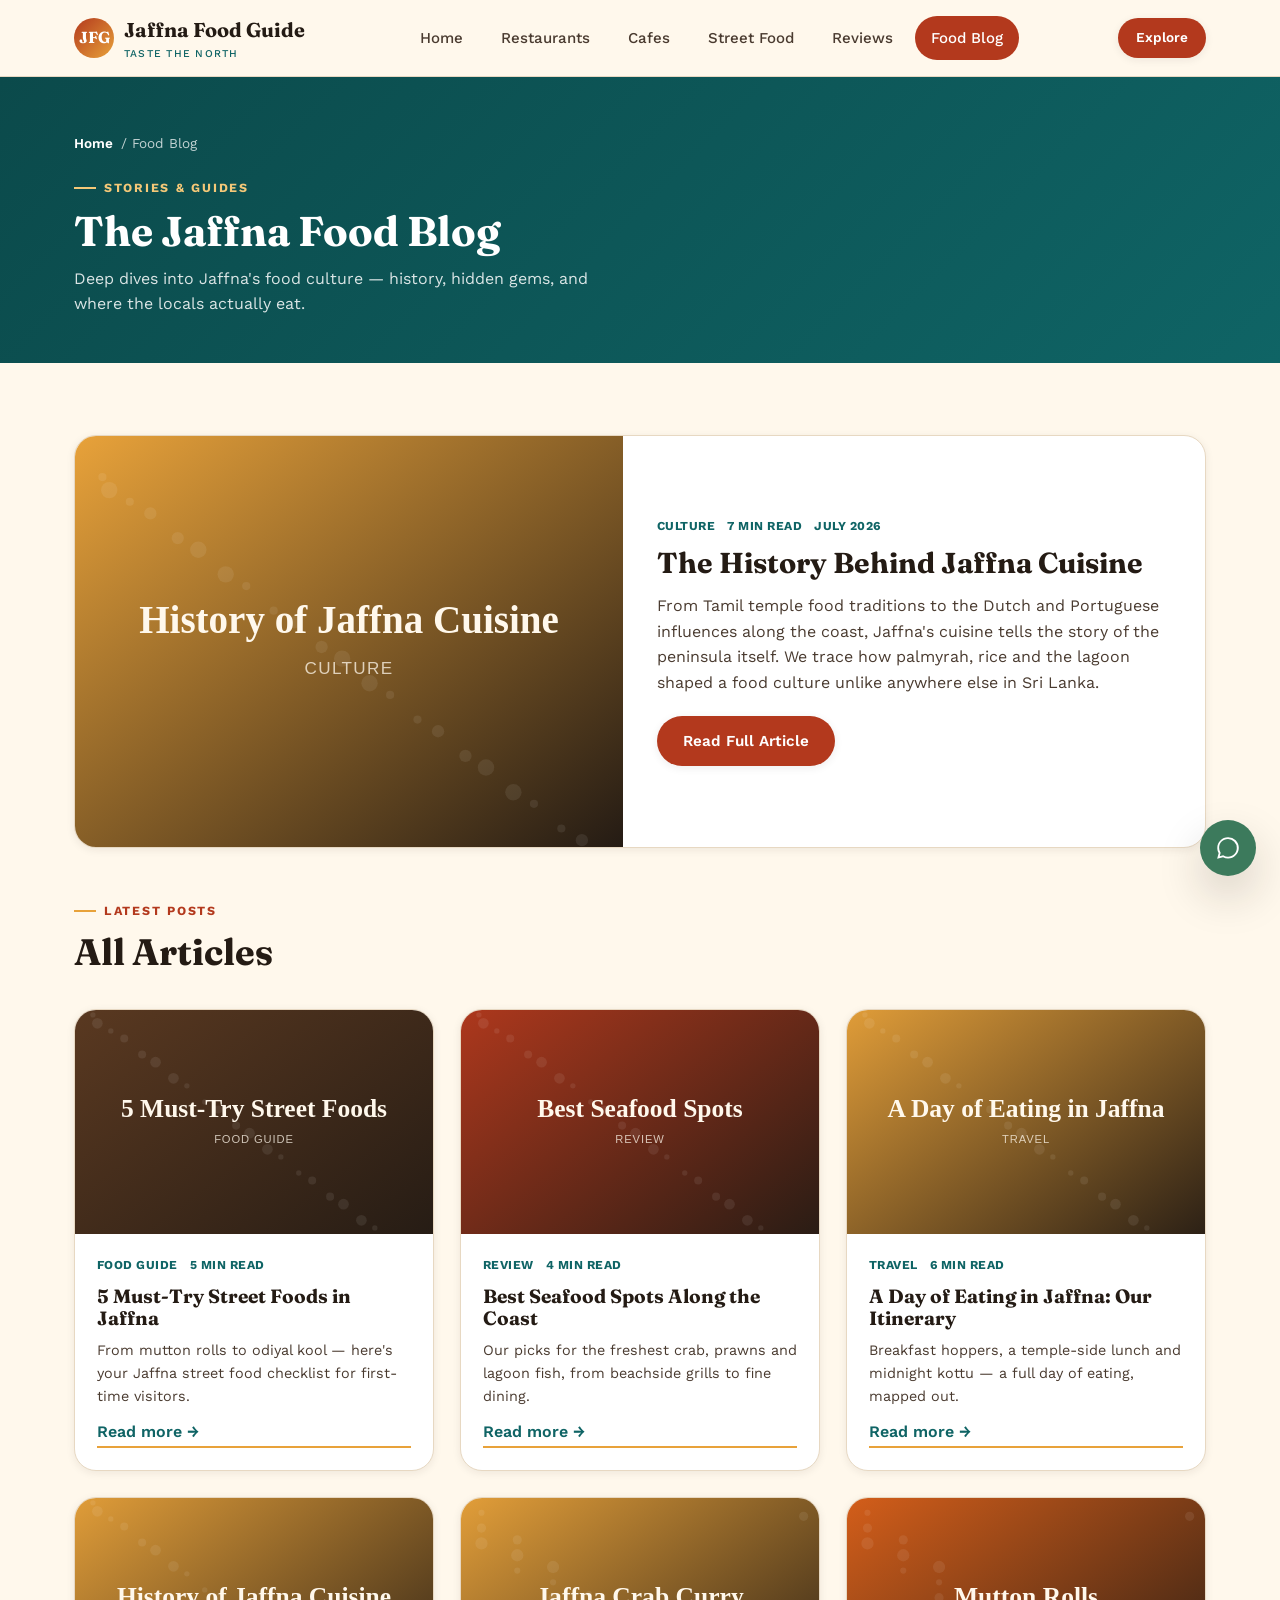
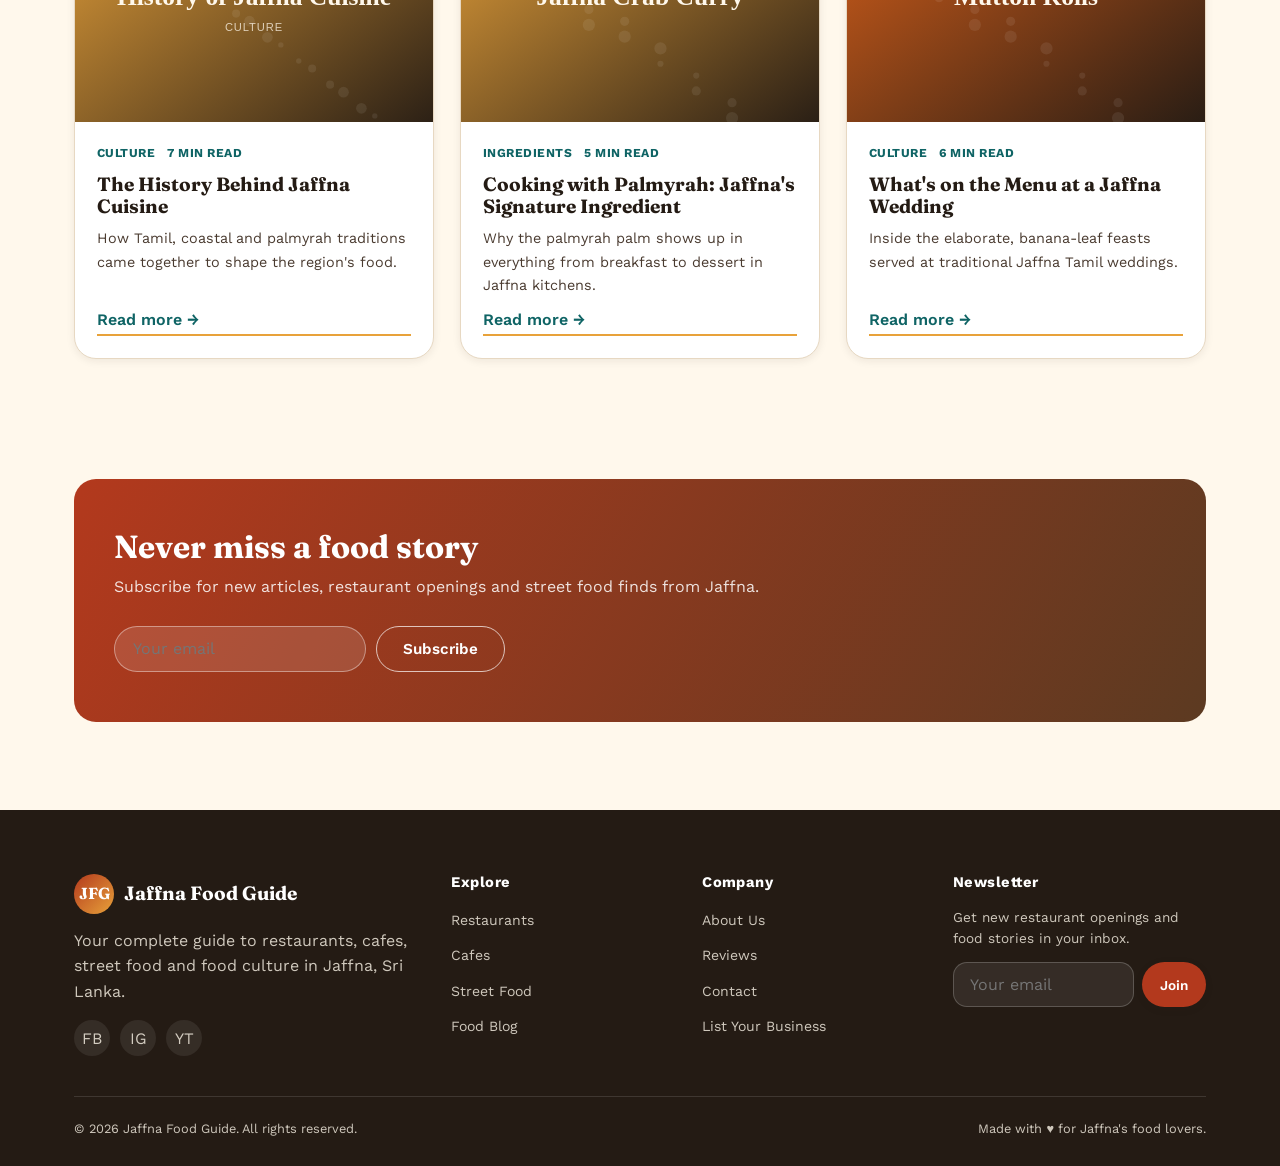
<file: blogs.html>
<!DOCTYPE html>
<html lang="en">
<head>
<meta charset="UTF-8">
<meta name="viewport" content="width=device-width, initial-scale=1.0">
<title>Food Blog — Jaffna Food Guide</title>
<meta name="description" content="Stories, guides and articles about Jaffna's food culture, restaurants and street food.">
<link rel="icon" href="logo.svg" type="image/svg+xml">
<link rel="preconnect" href="https://fonts.googleapis.com">
<link href="https://fonts.googleapis.com/css2?family=Fraunces:ital,wght@0,600;0,700;1,600&family=Work+Sans:wght@400;500;600;700&display=swap" rel="stylesheet">
<link rel="stylesheet" href="style.css">
</head>
<body>
<a class="skip-link" href="#main">Skip to content</a>

<header class="site-header">
  <div class="container navbar">
    <a href="index.html" class="brand">
      <span class="brand-mark">JFG</span>
      <span>Jaffna Food Guide<small>Taste the North</small></span>
    </a>
    <nav class="nav-links" id="nav-links">
      <a href="index.html">Home</a>
      <a href="restaurants.html">Restaurants</a>
      <a href="cafes.html">Cafes</a>
      <a href="street-food.html">Street Food</a>
      <a href="reviews.html">Reviews</a>
      <a href="blogs.html">Food Blog</a>
    </nav>
    <div class="nav-cta">
      <a href="restaurants.html" class="btn btn-primary btn-sm"><span>Explore</span></a>
      <button class="nav-toggle" id="nav-toggle" aria-label="Toggle menu" aria-expanded="false">
        <span></span><span></span><span></span>
      </button>
    </div>
  </div>
</header>

<main id="main">
  <section class="page-hero">
    <div class="container">
      <div class="breadcrumb"><a href="index.html">Home</a> / Food Blog</div>
      <span class="eyebrow">Stories & guides</span>
      <h1>The Jaffna Food Blog</h1>
      <p>Deep dives into Jaffna's food culture — history, hidden gems, and where the locals actually eat.</p>
    </div>
  </section>

  <section class="section">
    <div class="container">
      <article class="blog-featured">
        <img src="blog-2.svg" alt="History of Jaffna Cuisine">
        <div class="blog-featured-body">
          <div class="blog-meta"><span>Culture</span><span>7 min read</span><span>July 2026</span></div>
          <h2 style="margin:10px 0 14px;font-size:1.8rem;">The History Behind Jaffna Cuisine</h2>
          <p style="color:var(--ink-soft);margin-bottom:20px;">From Tamil temple food traditions to the Dutch and Portuguese influences along the coast, Jaffna's cuisine tells the story of the peninsula itself. We trace how palmyrah, rice and the lagoon shaped a food culture unlike anywhere else in Sri Lanka.</p>
          <a href="#" class="btn btn-primary">Read Full Article</a>
        </div>
      </article>

      <div class="section-head">
        <div><span class="eyebrow">Latest posts</span><h2>All Articles</h2></div>
      </div>

      <div class="card-grid">
        <article class="blog-card">
          <div class="blog-card-media"><img src="blog-1.svg" alt="5 Must-Try Street Foods" loading="lazy"></div>
          <div class="blog-card-body">
            <div class="blog-meta"><span>Food Guide</span><span>5 min read</span></div>
            <h3>5 Must-Try Street Foods in Jaffna</h3>
            <p>From mutton rolls to odiyal kool — here's your Jaffna street food checklist for first-time visitors.</p>
            <a href="#" class="link-arrow">Read more →</a>
          </div>
        </article>
        <article class="blog-card">
          <div class="blog-card-media"><img src="blog-3.svg" alt="Best Seafood Spots" loading="lazy"></div>
          <div class="blog-card-body">
            <div class="blog-meta"><span>Review</span><span>4 min read</span></div>
            <h3>Best Seafood Spots Along the Coast</h3>
            <p>Our picks for the freshest crab, prawns and lagoon fish, from beachside grills to fine dining.</p>
            <a href="#" class="link-arrow">Read more →</a>
          </div>
        </article>
        <article class="blog-card">
          <div class="blog-card-media"><img src="blog-4.svg" alt="A Day of Eating in Jaffna" loading="lazy"></div>
          <div class="blog-card-body">
            <div class="blog-meta"><span>Travel</span><span>6 min read</span></div>
            <h3>A Day of Eating in Jaffna: Our Itinerary</h3>
            <p>Breakfast hoppers, a temple-side lunch and midnight kottu — a full day of eating, mapped out.</p>
            <a href="#" class="link-arrow">Read more →</a>
          </div>
        </article>
        <article class="blog-card">
          <div class="blog-card-media"><img src="blog-2.svg" alt="History of Jaffna Cuisine" loading="lazy"></div>
          <div class="blog-card-body">
            <div class="blog-meta"><span>Culture</span><span>7 min read</span></div>
            <h3>The History Behind Jaffna Cuisine</h3>
            <p>How Tamil, coastal and palmyrah traditions came together to shape the region's food.</p>
            <a href="#" class="link-arrow">Read more →</a>
          </div>
        </article>
        <article class="blog-card">
          <div class="blog-card-media"><img src="gallery-2.svg" alt="Cooking with Palmyrah" loading="lazy"></div>
          <div class="blog-card-body">
            <div class="blog-meta"><span>Ingredients</span><span>5 min read</span></div>
            <h3>Cooking with Palmyrah: Jaffna's Signature Ingredient</h3>
            <p>Why the palmyrah palm shows up in everything from breakfast to dessert in Jaffna kitchens.</p>
            <a href="#" class="link-arrow">Read more →</a>
          </div>
        </article>
        <article class="blog-card">
          <div class="blog-card-media"><img src="gallery-4.svg" alt="Jaffna Wedding Food" loading="lazy"></div>
          <div class="blog-card-body">
            <div class="blog-meta"><span>Culture</span><span>6 min read</span></div>
            <h3>What's on the Menu at a Jaffna Wedding</h3>
            <p>Inside the elaborate, banana-leaf feasts served at traditional Jaffna Tamil weddings.</p>
            <a href="#" class="link-arrow">Read more →</a>
          </div>
        </article>
      </div>
    </div>
  </section>

  <section class="section-tight">
    <div class="container">
      <div class="cta-band">
        <div>
          <h2>Never miss a food story</h2>
          <p>Subscribe for new articles, restaurant openings and street food finds from Jaffna.</p>
        </div>
        <form data-simple-form style="display:flex;gap:10px;flex-wrap:wrap;">
          <input type="email" placeholder="Your email" required style="padding:12px 18px;border-radius:999px;border:1px solid rgba(255,255,255,0.4);background:rgba(255,255,255,0.12);color:#fff;min-width:220px;">
          <button class="btn btn-outline-light" type="submit">Subscribe</button>
        </form>
      </div>
    </div>
  </section>
</main>

<footer class="site-footer">
  <div class="container">
    <div class="footer-grid">
      <div>
        <div class="footer-brand"><span class="brand-mark">JFG</span> Jaffna Food Guide</div>
        <p>Your complete guide to restaurants, cafes, street food and food culture in Jaffna, Sri Lanka.</p>
        <div class="footer-social">
          <a href="#" aria-label="Facebook">FB</a>
          <a href="#" aria-label="Instagram">IG</a>
          <a href="#" aria-label="YouTube">YT</a>
        </div>
      </div>
      <div class="footer-col">
        <h4>Explore</h4>
        <ul>
          <li><a href="restaurants.html">Restaurants</a></li>
          <li><a href="cafes.html">Cafes</a></li>
          <li><a href="street-food.html">Street Food</a></li>
          <li><a href="blogs.html">Food Blog</a></li>
        </ul>
      </div>
      <div class="footer-col">
        <h4>Company</h4>
        <ul>
          <li><a href="#">About Us</a></li>
          <li><a href="reviews.html">Reviews</a></li>
          <li><a href="#">Contact</a></li>
          <li><a href="#">List Your Business</a></li>
        </ul>
      </div>
      <div class="footer-col">
        <h4>Newsletter</h4>
        <p style="font-size:0.85rem;margin-bottom:12px;">Get new restaurant openings and food stories in your inbox.</p>
        <form data-simple-form>
          <div class="form-row" style="display:flex;gap:8px;margin-bottom:0;">
            <input type="email" placeholder="Your email" required style="background:rgba(255,255,255,0.08);border-color:rgba(255,255,255,0.2);color:#fff;">
            <button class="btn btn-primary btn-sm" type="submit">Join</button>
          </div>
          <p class="form-msg"></p>
        </form>
      </div>
    </div>
    <div class="footer-bottom">
      <span>© 2026 Jaffna Food Guide. All rights reserved.</span>
      <span>Made with ♥ for Jaffna's food lovers.</span>
    </div>
  </div>
</footer>

<a href="https://wa.me/94770000000" class="whatsapp-float" aria-label="Chat on WhatsApp" target="_blank" rel="noopener">
  <svg width="26" height="26" viewBox="0 0 24 24" fill="currentColor"><path d="M12.04 2C6.58 2 2.13 6.45 2.13 11.91c0 1.7.44 3.34 1.28 4.79L2 22l5.44-1.36a9.9 9.9 0 004.6 1.15h.01c5.46 0 9.91-4.45 9.91-9.91 0-2.65-1.03-5.14-2.9-7.01A9.87 9.87 0 0012.04 2m0 1.8a8.08 8.08 0 018.09 8.1c0 4.47-3.63 8.1-8.1 8.1a8.1 8.1 0 01-4.13-1.13l-.3-.17-3.23.81.86-3.15-.19-.32a8.05 8.05 0 01-1.24-4.31c0-4.47 3.63-8.1 8.1-8.1"/></svg>
</a>

<script src="script.js"></script>
</body>
</html>
</file>
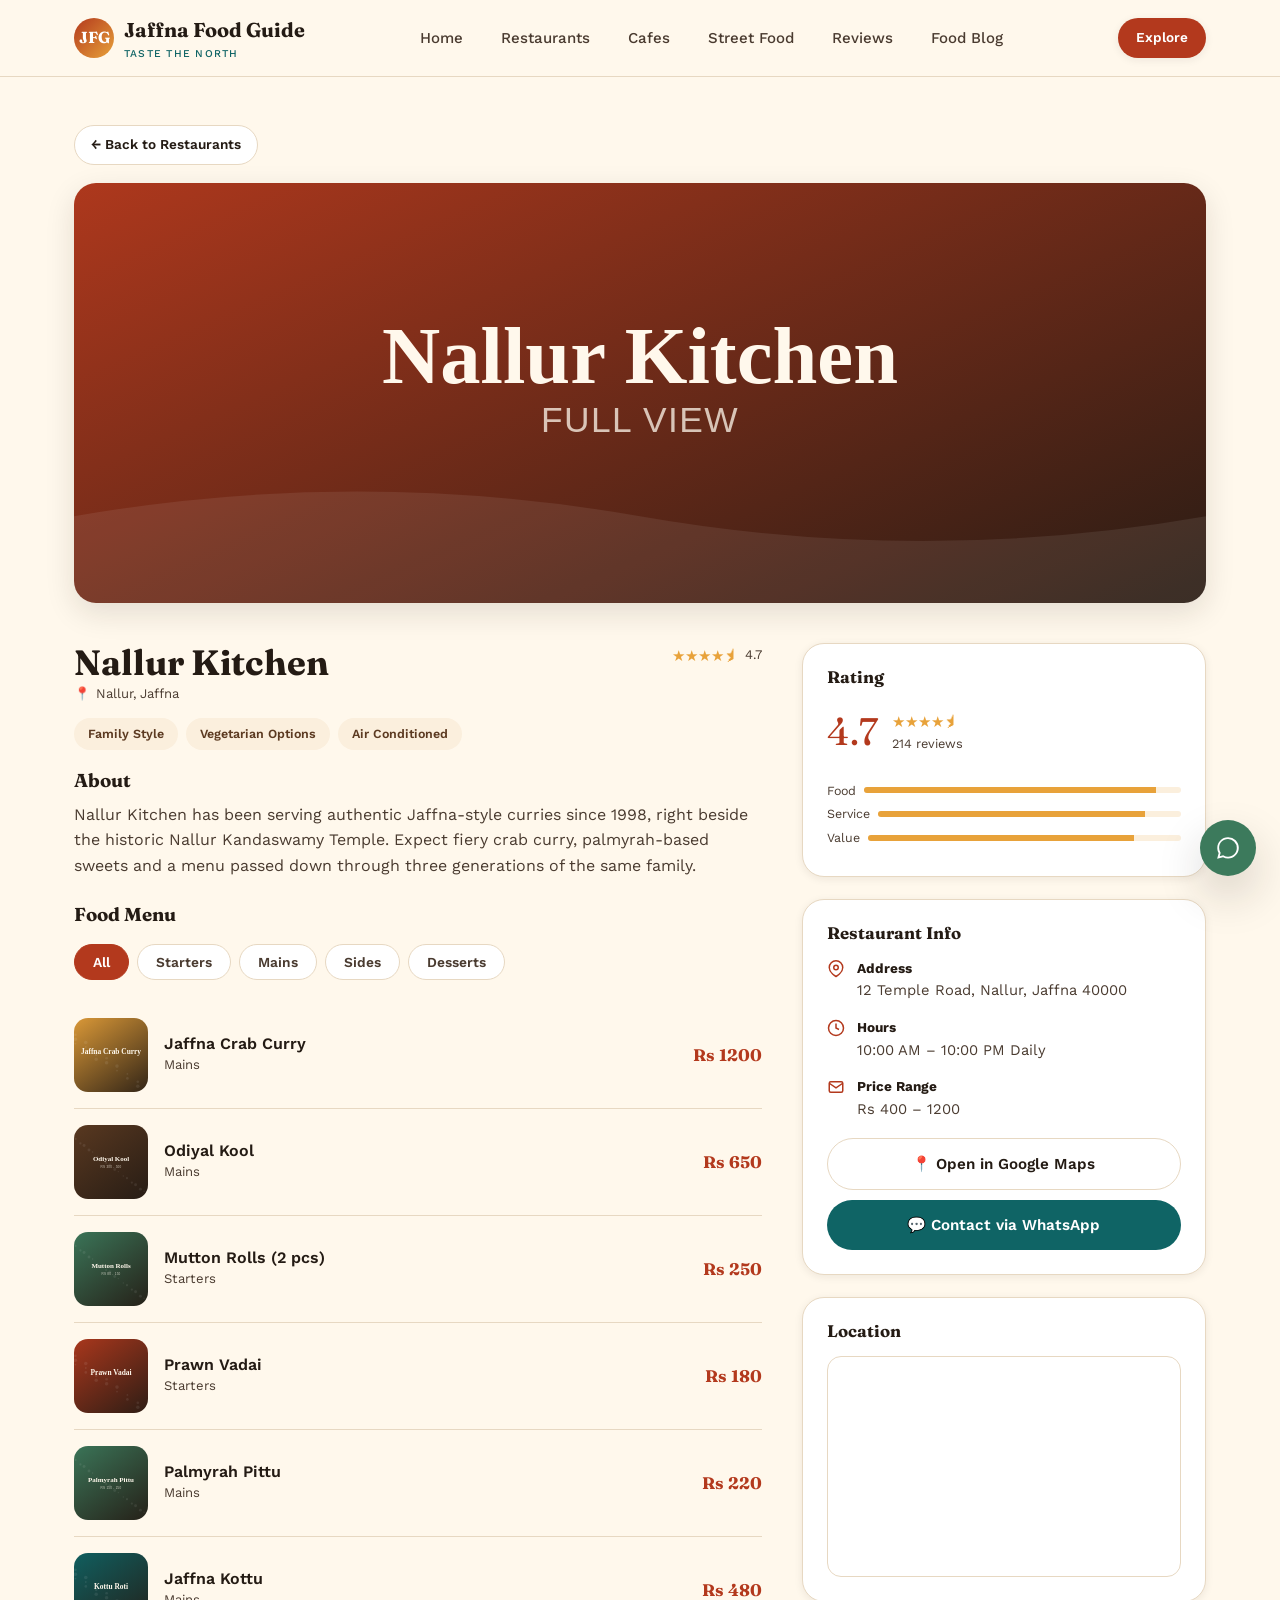
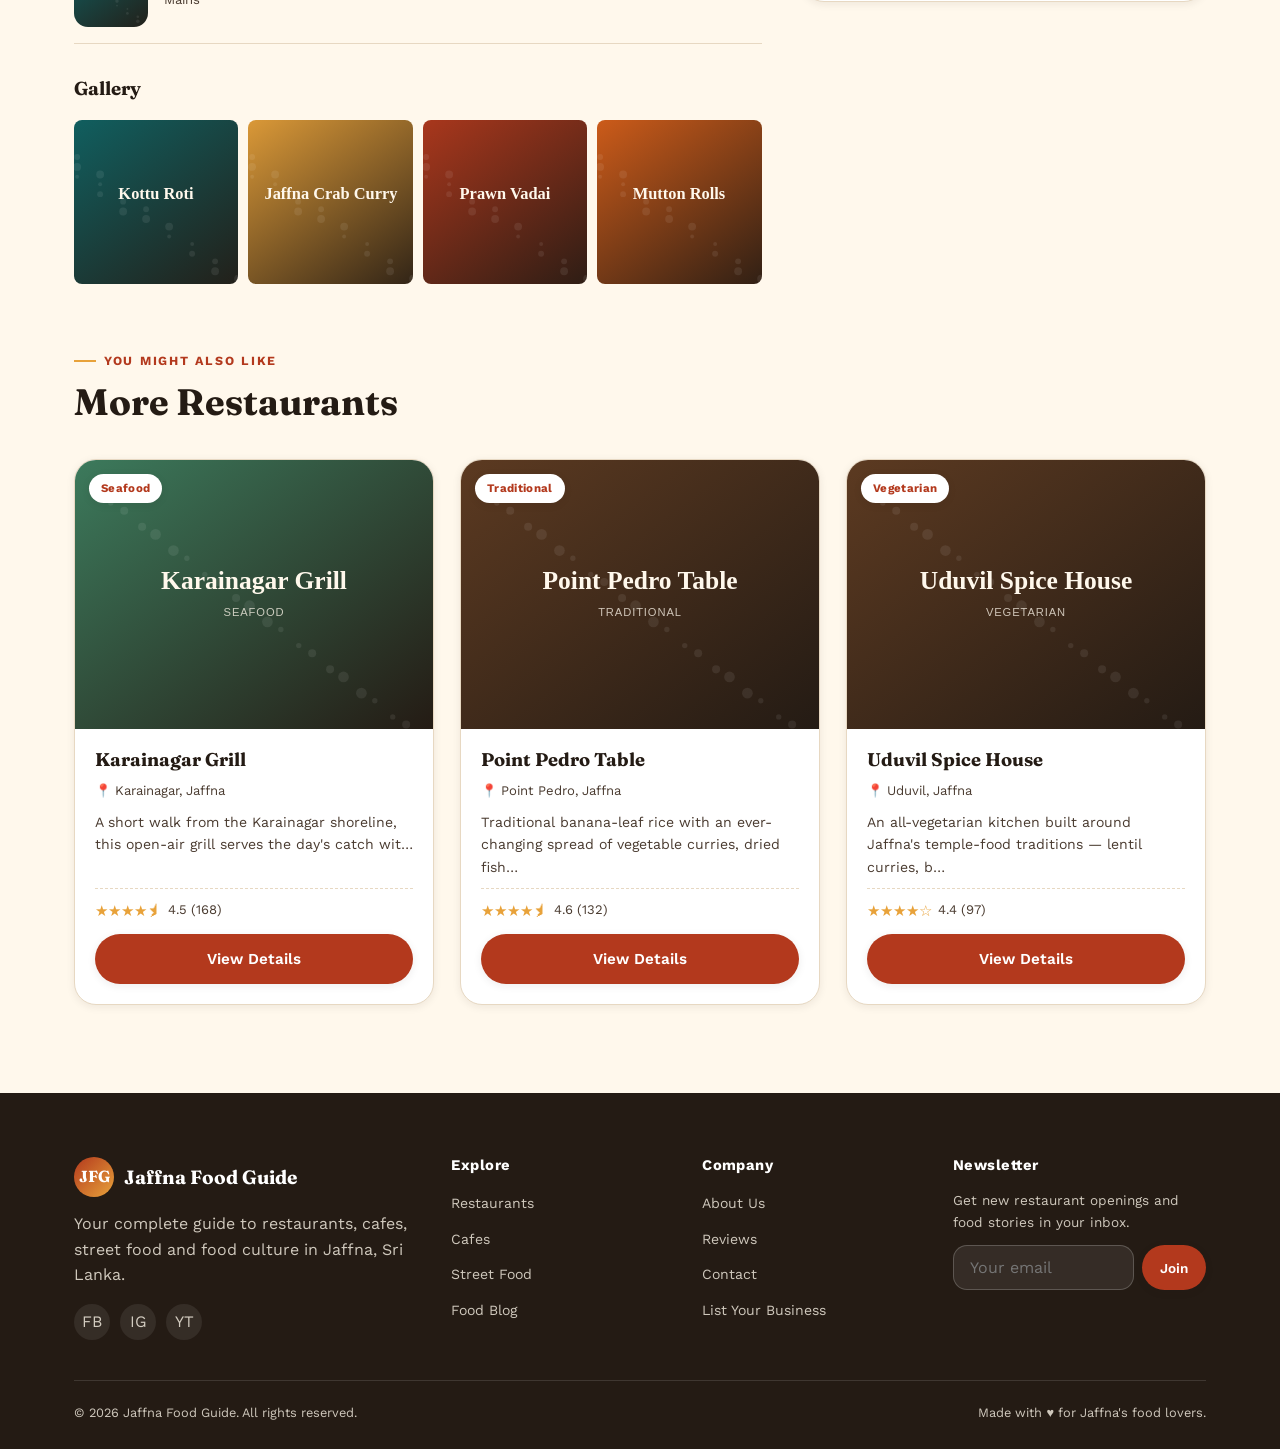
<file: restaurant-detail.html>
<!DOCTYPE html>
<html lang="en">
<head>
<meta charset="UTF-8">
<meta name="viewport" content="width=device-width, initial-scale=1.0">
<title>Restaurant Details — Jaffna Food Guide</title>
<meta name="description" content="View menu, prices, ratings, location and contact details for restaurants in Jaffna.">
<link rel="icon" href="logo.svg" type="image/svg+xml">
<link rel="preconnect" href="https://fonts.googleapis.com">
<link href="https://fonts.googleapis.com/css2?family=Fraunces:ital,wght@0,600;0,700;1,600&family=Work+Sans:wght@400;500;600;700&display=swap" rel="stylesheet">
<link rel="stylesheet" href="style.css">
</head>
<body>
<a class="skip-link" href="#main">Skip to content</a>

<header class="site-header">
  <div class="container navbar">
    <a href="index.html" class="brand">
      <span class="brand-mark">JFG</span>
      <span>Jaffna Food Guide<small>Taste the North</small></span>
    </a>
    <nav class="nav-links" id="nav-links">
      <a href="index.html">Home</a>
      <a href="restaurants.html">Restaurants</a>
      <a href="cafes.html">Cafes</a>
      <a href="street-food.html">Street Food</a>
      <a href="reviews.html">Reviews</a>
      <a href="blogs.html">Food Blog</a>
    </nav>
    <div class="nav-cta">
      <a href="restaurants.html" class="btn btn-primary btn-sm"><span>Explore</span></a>
      <button class="nav-toggle" id="nav-toggle" aria-label="Toggle menu" aria-expanded="false">
        <span></span><span></span><span></span>
      </button>
    </div>
  </div>
</header>

<main id="main">
  <section class="section-tight" id="restaurant-detail-root">
    <div class="container">
      <a href="restaurants.html" class="back-btn on-light">← Back to Restaurants</a>

      <div class="detail-hero">
        <img id="detail-hero-img" src="restaurant-detail-1.svg" alt="Restaurant">
      </div>

      <div class="detail-grid">
        <div>
          <div class="detail-title-row">
            <div>
              <h1 id="detail-name">Restaurant Name</h1>
              <p class="food-card-meta">📍 <span id="detail-location">Location</span></p>
            </div>
            <span id="detail-stars"></span>
          </div>

          <div class="tag-row" id="detail-tags"></div>

          <h3 style="margin-bottom:10px;">About</h3>
          <p class="about-text" id="detail-desc">Description loading…</p>

          <h3 style="margin-bottom:18px;">Food Menu</h3>
          <div class="menu-tabs">
            <button class="filter-chip menu-tab active" data-tab="All">All</button>
            <button class="filter-chip menu-tab" data-tab="Starters">Starters</button>
            <button class="filter-chip menu-tab" data-tab="Mains">Mains</button>
            <button class="filter-chip menu-tab" data-tab="Sides">Sides</button>
            <button class="filter-chip menu-tab" data-tab="Desserts">Desserts</button>
          </div>
          <div class="menu-list" id="menu-list"></div>

          <h3 style="margin:34px 0 16px;">Gallery</h3>
          <div class="gallery-strip">
            <a href="gallery-1.svg" target="_blank" rel="noopener"><img src="gallery-1.svg" alt="Dish photo"></a>
            <a href="gallery-2.svg" target="_blank" rel="noopener"><img src="gallery-2.svg" alt="Dish photo"></a>
            <a href="gallery-3.svg" target="_blank" rel="noopener"><img src="gallery-3.svg" alt="Dish photo"></a>
            <a href="gallery-4.svg" target="_blank" rel="noopener"><img src="gallery-4.svg" alt="Dish photo"></a>
          </div>
        </div>

        <aside>
          <div class="sidebar-card">
            <h3>Rating</h3>
            <div class="rating-big">
              <span class="num" id="detail-rating-num">4.7</span>
              <div>
                <span class="stars" id="detail-rating-stars">★★★★★</span>
                <div id="detail-rating-count" style="font-size:0.8rem;color:var(--ink-soft);">214 reviews</div>
              </div>
            </div>
            <div class="rating-bar-row"><span>Food</span><div class="rating-bar-track"><div class="rating-bar-fill" style="width:92%;"></div></div></div>
            <div class="rating-bar-row"><span>Service</span><div class="rating-bar-track"><div class="rating-bar-fill" style="width:88%;"></div></div></div>
            <div class="rating-bar-row"><span>Value</span><div class="rating-bar-track"><div class="rating-bar-fill" style="width:85%;"></div></div></div>
          </div>

          <div class="sidebar-card">
            <h3>Restaurant Info</h3>
            <ul class="info-list">
              <li>
                <svg viewBox="0 0 24 24" fill="none" stroke="currentColor" stroke-width="2"><path d="M21 10c0 7-9 12-9 12s-9-5-9-12a9 9 0 0118 0z"/><circle cx="12" cy="10" r="3"/></svg>
                <div><strong>Address</strong><span id="detail-address">—</span></div>
              </li>
              <li>
                <svg viewBox="0 0 24 24" fill="none" stroke="currentColor" stroke-width="2"><circle cx="12" cy="12" r="10"/><path d="M12 6v6l4 2"/></svg>
                <div><strong>Hours</strong><span>10:00 AM – 10:00 PM Daily</span></div>
              </li>
              <li>
                <svg viewBox="0 0 24 24" fill="none" stroke="currentColor" stroke-width="2"><path d="M3 7l9 6 9-6"/><rect x="3" y="5" width="18" height="14" rx="2"/></svg>
                <div><strong>Price Range</strong><span id="detail-price">—</span></div>
              </li>
            </ul>
            <div class="contact-actions" style="margin-top:16px;">
              <a href="#" id="map-btn" target="_blank" rel="noopener" class="btn btn-secondary btn-block">
                📍 Open in Google Maps
              </a>
              <a href="#" id="whatsapp-btn" target="_blank" rel="noopener" class="btn btn-teal btn-block">
                💬 Contact via WhatsApp
              </a>
            </div>
          </div>

          <div class="sidebar-card">
            <h3>Location</h3>
            <div class="map-embed-placeholder">
              <iframe id="map-frame" title="Map" loading="lazy" referrerpolicy="no-referrer-when-downgrade"></iframe>
            </div>
          </div>
        </aside>
      </div>

      <div style="margin-top:60px;">
        <div class="section-head">
          <div><span class="eyebrow">You might also like</span><h2>More Restaurants</h2></div>
        </div>
        <div class="card-grid" id="suggested-restaurants"></div>
      </div>
    </div>
  </section>
</main>

<footer class="site-footer">
  <div class="container">
    <div class="footer-grid">
      <div>
        <div class="footer-brand"><span class="brand-mark">JFG</span> Jaffna Food Guide</div>
        <p>Your complete guide to restaurants, cafes, street food and food culture in Jaffna, Sri Lanka.</p>
        <div class="footer-social">
          <a href="#" aria-label="Facebook">FB</a>
          <a href="#" aria-label="Instagram">IG</a>
          <a href="#" aria-label="YouTube">YT</a>
        </div>
      </div>
      <div class="footer-col">
        <h4>Explore</h4>
        <ul>
          <li><a href="restaurants.html">Restaurants</a></li>
          <li><a href="cafes.html">Cafes</a></li>
          <li><a href="street-food.html">Street Food</a></li>
          <li><a href="blogs.html">Food Blog</a></li>
        </ul>
      </div>
      <div class="footer-col">
        <h4>Company</h4>
        <ul>
          <li><a href="#">About Us</a></li>
          <li><a href="reviews.html">Reviews</a></li>
          <li><a href="#">Contact</a></li>
          <li><a href="#">List Your Business</a></li>
        </ul>
      </div>
      <div class="footer-col">
        <h4>Newsletter</h4>
        <p style="font-size:0.85rem;margin-bottom:12px;">Get new restaurant openings and food stories in your inbox.</p>
        <form data-simple-form>
          <div class="form-row" style="display:flex;gap:8px;margin-bottom:0;">
            <input type="email" placeholder="Your email" required style="background:rgba(255,255,255,0.08);border-color:rgba(255,255,255,0.2);color:#fff;">
            <button class="btn btn-primary btn-sm" type="submit">Join</button>
          </div>
          <p class="form-msg"></p>
        </form>
      </div>
    </div>
    <div class="footer-bottom">
      <span>© 2026 Jaffna Food Guide. All rights reserved.</span>
      <span>Made with ♥ for Jaffna's food lovers.</span>
    </div>
  </div>
</footer>

<a href="https://wa.me/94770000000" class="whatsapp-float" aria-label="Chat on WhatsApp" target="_blank" rel="noopener">
  <svg width="26" height="26" viewBox="0 0 24 24" fill="currentColor"><path d="M12.04 2C6.58 2 2.13 6.45 2.13 11.91c0 1.7.44 3.34 1.28 4.79L2 22l5.44-1.36a9.9 9.9 0 004.6 1.15h.01c5.46 0 9.91-4.45 9.91-9.91 0-2.65-1.03-5.14-2.9-7.01A9.87 9.87 0 0012.04 2m0 1.8a8.08 8.08 0 018.09 8.1c0 4.47-3.63 8.1-8.1 8.1a8.1 8.1 0 01-4.13-1.13l-.3-.17-3.23.81.86-3.15-.19-.32a8.05 8.05 0 01-1.24-4.31c0-4.47 3.63-8.1 8.1-8.1"/></svg>
</a>

<script src="script.js"></script>
</body>
</html>
</file>
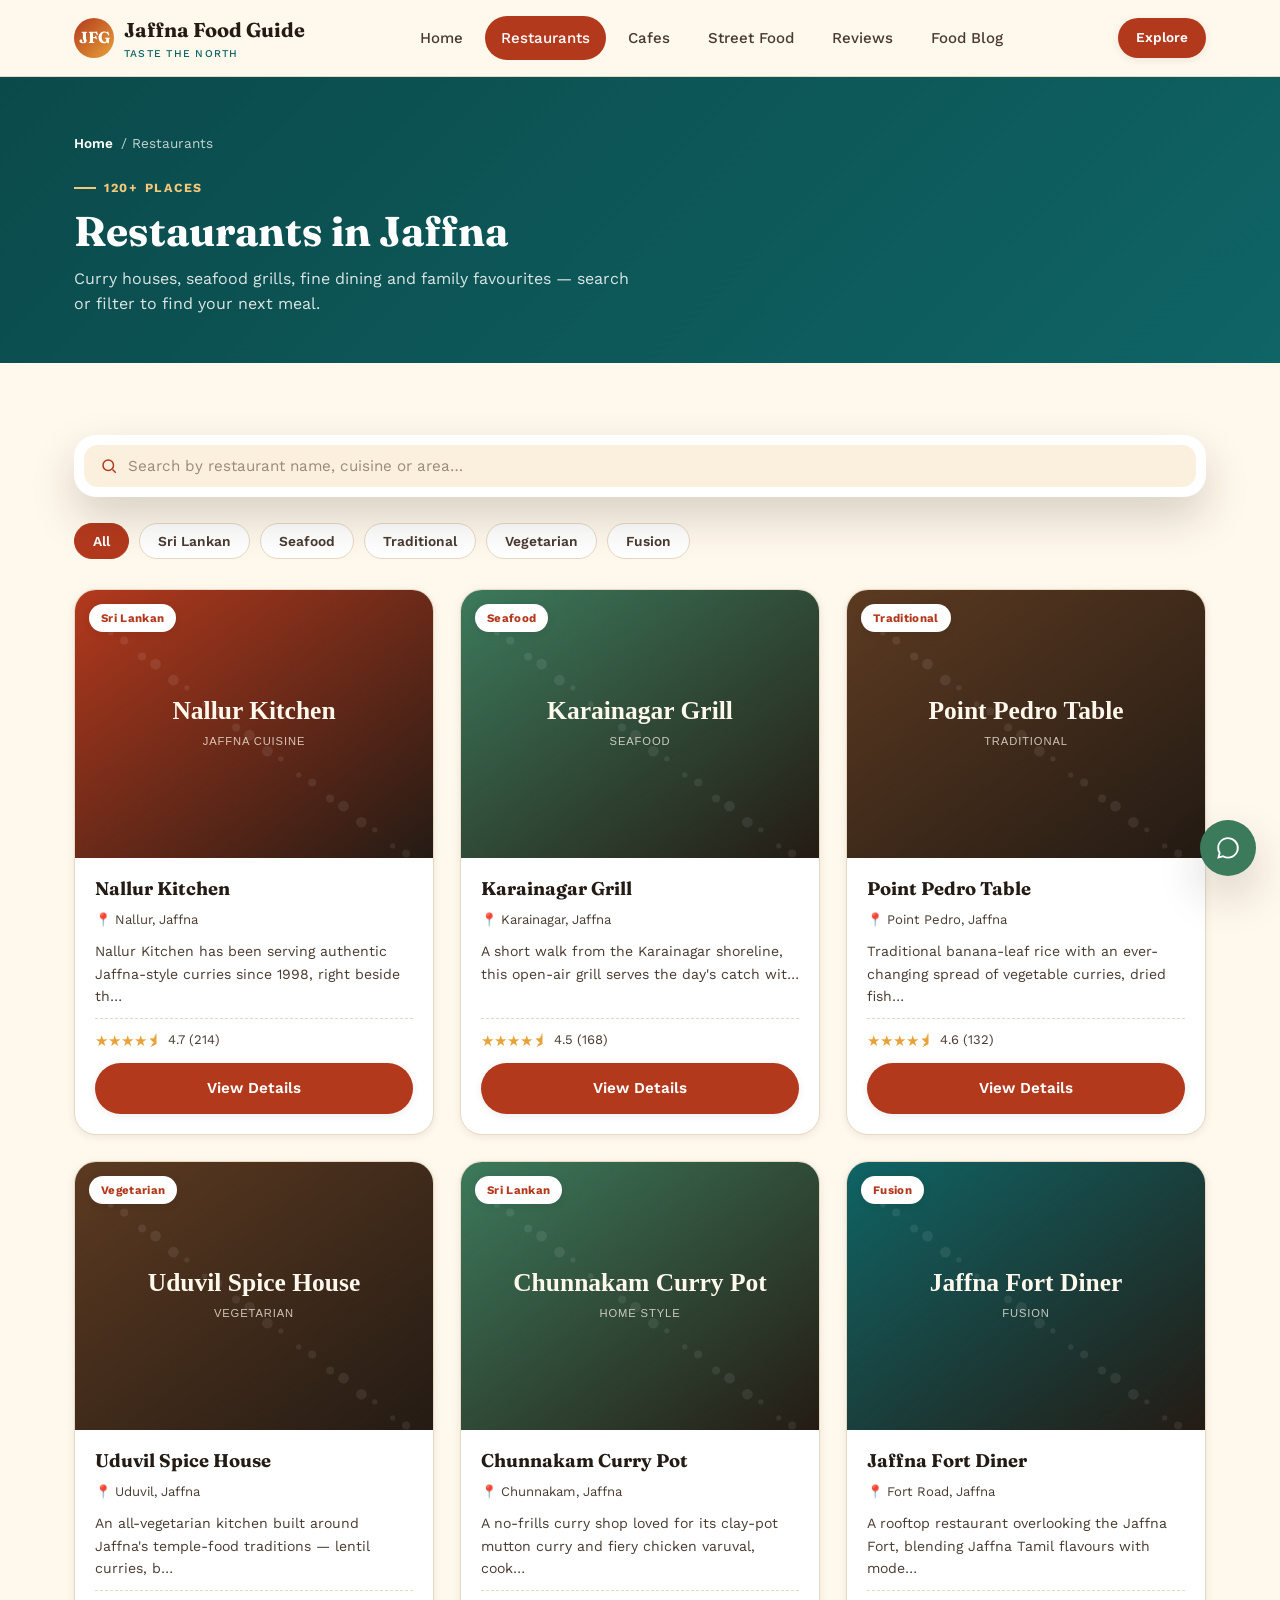
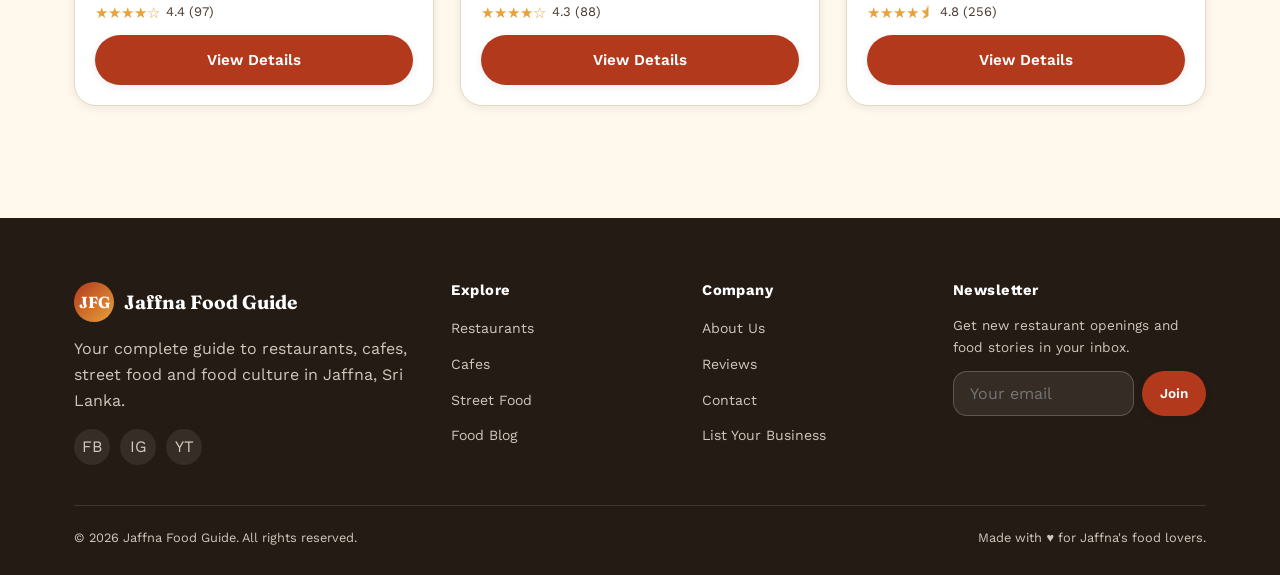
<file: restaurants.html>
<!DOCTYPE html>
<html lang="en">
<head>
<meta charset="UTF-8">
<meta name="viewport" content="width=device-width, initial-scale=1.0">
<title>Restaurants in Jaffna — Jaffna Food Guide</title>
<meta name="description" content="Browse the best restaurants in Jaffna, Sri Lanka — filter by category, search by name and view ratings, locations and menus.">
<link rel="icon" href="logo.svg" type="image/svg+xml">
<link rel="preconnect" href="https://fonts.googleapis.com">
<link href="https://fonts.googleapis.com/css2?family=Fraunces:ital,wght@0,600;0,700;1,600&family=Work+Sans:wght@400;500;600;700&display=swap" rel="stylesheet">
<link rel="stylesheet" href="style.css">
</head>
<body>
<a class="skip-link" href="#main">Skip to content</a>

<header class="site-header">
  <div class="container navbar">
    <a href="index.html" class="brand">
      <span class="brand-mark">JFG</span>
      <span>Jaffna Food Guide<small>Taste the North</small></span>
    </a>
    <nav class="nav-links" id="nav-links">
      <a href="index.html">Home</a>
      <a href="restaurants.html">Restaurants</a>
      <a href="cafes.html">Cafes</a>
      <a href="street-food.html">Street Food</a>
      <a href="reviews.html">Reviews</a>
      <a href="blogs.html">Food Blog</a>
    </nav>
    <div class="nav-cta">
      <a href="restaurants.html" class="btn btn-primary btn-sm"><span>Explore</span></a>
      <button class="nav-toggle" id="nav-toggle" aria-label="Toggle menu" aria-expanded="false">
        <span></span><span></span><span></span>
      </button>
    </div>
  </div>
</header>

<main id="main">
  <section class="page-hero">
    <div class="container">
      <div class="breadcrumb"><a href="index.html">Home</a> / Restaurants</div>
      <span class="eyebrow">120+ places</span>
      <h1>Restaurants in Jaffna</h1>
      <p>Curry houses, seafood grills, fine dining and family favourites — search or filter to find your next meal.</p>
    </div>
  </section>

  <section class="section">
    <div class="container">
      <div class="search-card" style="margin-top:0;">
        <div class="search-field" style="max-width:none;">
          <svg viewBox="0 0 24 24" fill="none" stroke="currentColor" stroke-width="2"><circle cx="11" cy="11" r="7"/><path d="M21 21l-4.3-4.3"/></svg>
          <input type="text" id="restaurant-search" placeholder="Search by restaurant name, cuisine or area…" aria-label="Search restaurants">
        </div>
      </div>

      <div class="filter-bar" style="margin-top:26px;">
        <button class="filter-chip active" data-filter="All">All</button>
        <button class="filter-chip" data-filter="Sri Lankan">Sri Lankan</button>
        <button class="filter-chip" data-filter="Seafood">Seafood</button>
        <button class="filter-chip" data-filter="Traditional">Traditional</button>
        <button class="filter-chip" data-filter="Vegetarian">Vegetarian</button>
        <button class="filter-chip" data-filter="Fusion">Fusion</button>
      </div>

      <div class="card-grid" id="restaurant-grid"></div>
      <div class="results-empty" id="results-empty">
        <h3>No restaurants found</h3>
        <p>Try a different search term or category.</p>
      </div>
    </div>
  </section>
</main>

<footer class="site-footer">
  <div class="container">
    <div class="footer-grid">
      <div>
        <div class="footer-brand"><span class="brand-mark">JFG</span> Jaffna Food Guide</div>
        <p>Your complete guide to restaurants, cafes, street food and food culture in Jaffna, Sri Lanka.</p>
        <div class="footer-social">
          <a href="#" aria-label="Facebook">FB</a>
          <a href="#" aria-label="Instagram">IG</a>
          <a href="#" aria-label="YouTube">YT</a>
        </div>
      </div>
      <div class="footer-col">
        <h4>Explore</h4>
        <ul>
          <li><a href="restaurants.html">Restaurants</a></li>
          <li><a href="cafes.html">Cafes</a></li>
          <li><a href="street-food.html">Street Food</a></li>
          <li><a href="blogs.html">Food Blog</a></li>
        </ul>
      </div>
      <div class="footer-col">
        <h4>Company</h4>
        <ul>
          <li><a href="#">About Us</a></li>
          <li><a href="reviews.html">Reviews</a></li>
          <li><a href="#">Contact</a></li>
          <li><a href="#">List Your Business</a></li>
        </ul>
      </div>
      <div class="footer-col">
        <h4>Newsletter</h4>
        <p style="font-size:0.85rem;margin-bottom:12px;">Get new restaurant openings and food stories in your inbox.</p>
        <form data-simple-form>
          <div class="form-row" style="display:flex;gap:8px;margin-bottom:0;">
            <input type="email" placeholder="Your email" required style="background:rgba(255,255,255,0.08);border-color:rgba(255,255,255,0.2);color:#fff;">
            <button class="btn btn-primary btn-sm" type="submit">Join</button>
          </div>
          <p class="form-msg"></p>
        </form>
      </div>
    </div>
    <div class="footer-bottom">
      <span>© 2026 Jaffna Food Guide. All rights reserved.</span>
      <span>Made with ♥ for Jaffna's food lovers.</span>
    </div>
  </div>
</footer>

<a href="https://wa.me/94770000000" class="whatsapp-float" aria-label="Chat on WhatsApp" target="_blank" rel="noopener">
  <svg width="26" height="26" viewBox="0 0 24 24" fill="currentColor"><path d="M12.04 2C6.58 2 2.13 6.45 2.13 11.91c0 1.7.44 3.34 1.28 4.79L2 22l5.44-1.36a9.9 9.9 0 004.6 1.15h.01c5.46 0 9.91-4.45 9.91-9.91 0-2.65-1.03-5.14-2.9-7.01A9.87 9.87 0 0012.04 2m0 1.8a8.08 8.08 0 018.09 8.1c0 4.47-3.63 8.1-8.1 8.1a8.1 8.1 0 01-4.13-1.13l-.3-.17-3.23.81.86-3.15-.19-.32a8.05 8.05 0 01-1.24-4.31c0-4.47 3.63-8.1 8.1-8.1"/></svg>
</a>

<script src="script.js"></script>
</body>
</html>
</file>
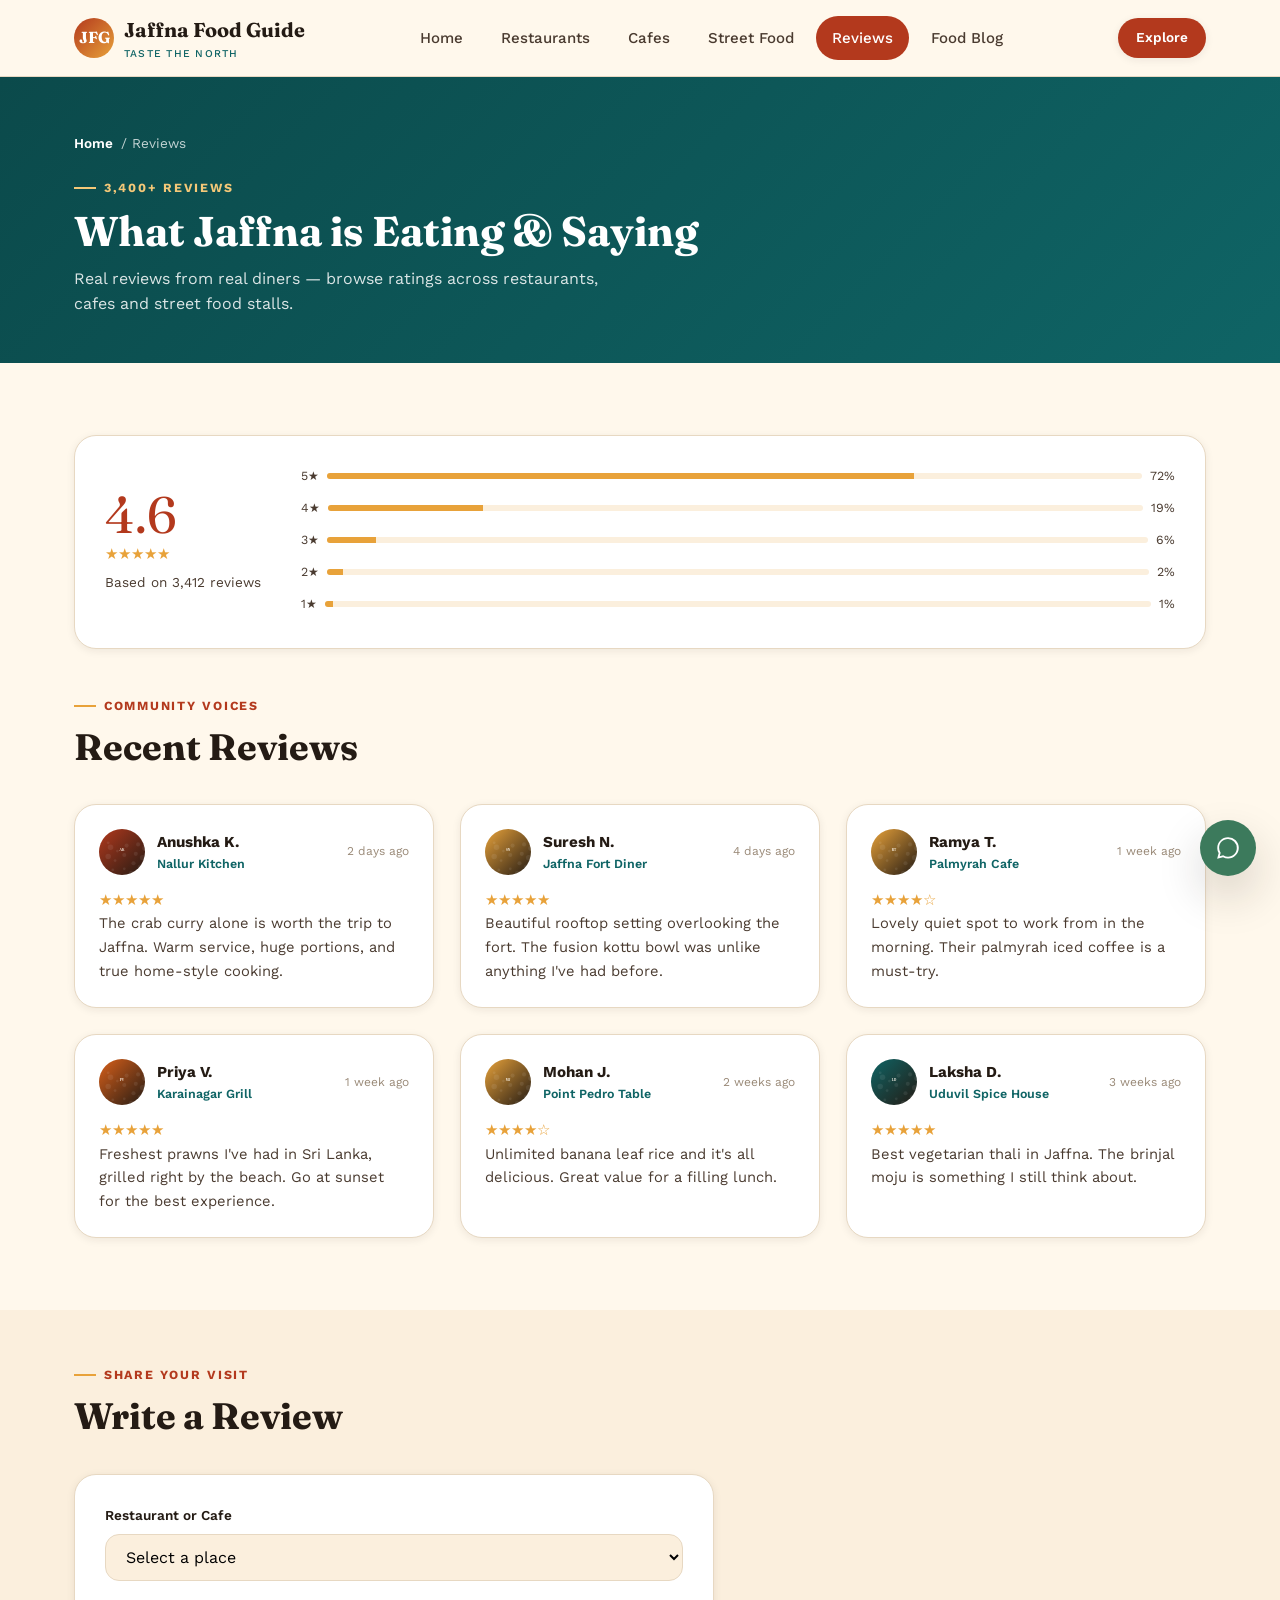
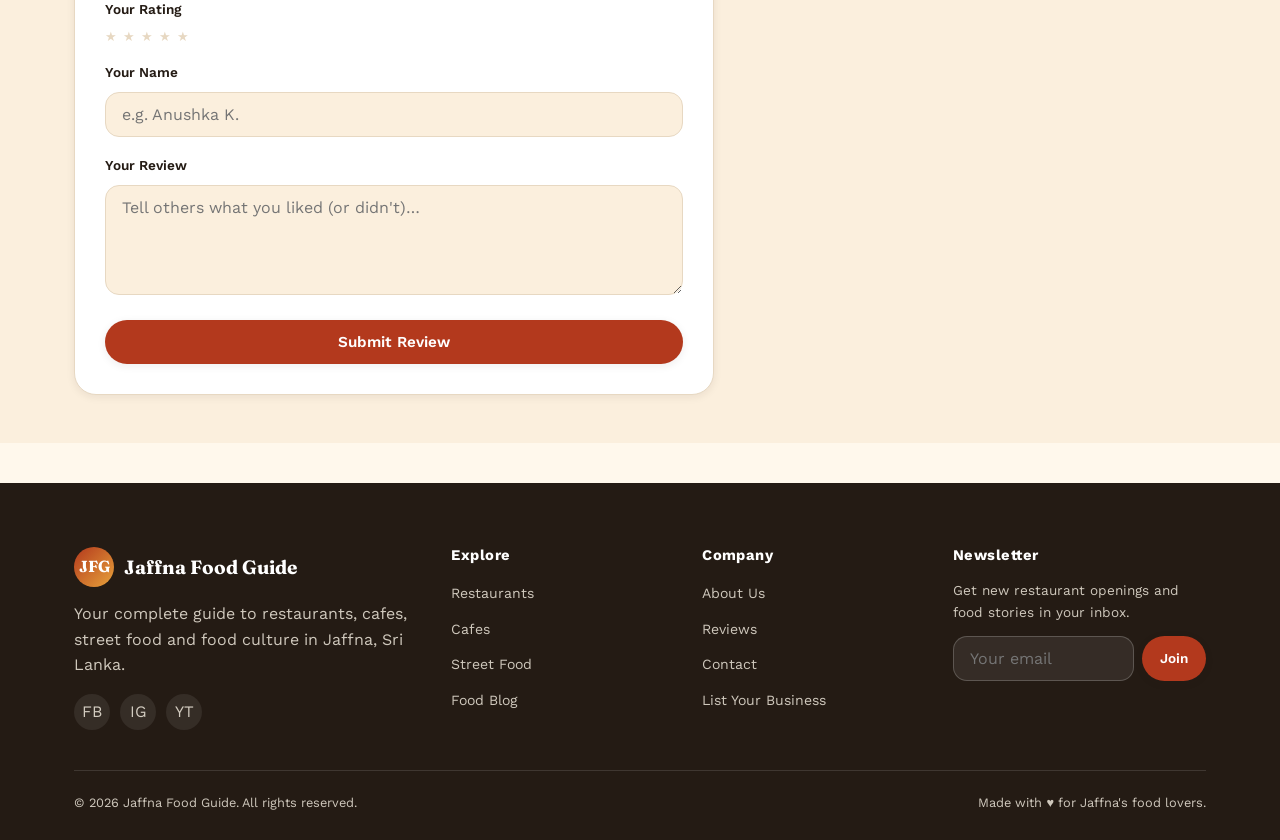
<file: reviews.html>
<!DOCTYPE html>
<html lang="en">
<head>
<meta charset="UTF-8">
<meta name="viewport" content="width=device-width, initial-scale=1.0">
<title>Reviews — Jaffna Food Guide</title>
<meta name="description" content="Read honest customer reviews and star ratings for restaurants, cafes and street food in Jaffna. Share your own experience.">
<link rel="icon" href="logo.svg" type="image/svg+xml">
<link rel="preconnect" href="https://fonts.googleapis.com">
<link href="https://fonts.googleapis.com/css2?family=Fraunces:ital,wght@0,600;0,700;1,600&family=Work+Sans:wght@400;500;600;700&display=swap" rel="stylesheet">
<link rel="stylesheet" href="style.css">
</head>
<body>
<a class="skip-link" href="#main">Skip to content</a>

<header class="site-header">
  <div class="container navbar">
    <a href="index.html" class="brand">
      <span class="brand-mark">JFG</span>
      <span>Jaffna Food Guide<small>Taste the North</small></span>
    </a>
    <nav class="nav-links" id="nav-links">
      <a href="index.html">Home</a>
      <a href="restaurants.html">Restaurants</a>
      <a href="cafes.html">Cafes</a>
      <a href="street-food.html">Street Food</a>
      <a href="reviews.html">Reviews</a>
      <a href="blogs.html">Food Blog</a>
    </nav>
    <div class="nav-cta">
      <a href="restaurants.html" class="btn btn-primary btn-sm"><span>Explore</span></a>
      <button class="nav-toggle" id="nav-toggle" aria-label="Toggle menu" aria-expanded="false">
        <span></span><span></span><span></span>
      </button>
    </div>
  </div>
</header>

<main id="main">
  <section class="page-hero">
    <div class="container">
      <div class="breadcrumb"><a href="index.html">Home</a> / Reviews</div>
      <span class="eyebrow">3,400+ reviews</span>
      <h1>What Jaffna is Eating & Saying</h1>
      <p>Real reviews from real diners — browse ratings across restaurants, cafes and street food stalls.</p>
    </div>
  </section>

  <section class="section">
    <div class="container">
      <div class="review-summary">
        <div>
          <div class="big-num">4.6</div>
          <span class="stars">★★★★★</span>
          <p style="color:var(--ink-soft);font-size:0.85rem;margin-top:6px;">Based on 3,412 reviews</p>
        </div>
        <div class="review-bars">
          <div class="rating-bar-row"><span>5★</span><div class="rating-bar-track"><div class="rating-bar-fill" style="width:72%;"></div></div><span>72%</span></div>
          <div class="rating-bar-row"><span>4★</span><div class="rating-bar-track"><div class="rating-bar-fill" style="width:19%;"></div></div><span>19%</span></div>
          <div class="rating-bar-row"><span>3★</span><div class="rating-bar-track"><div class="rating-bar-fill" style="width:6%;"></div></div><span>6%</span></div>
          <div class="rating-bar-row"><span>2★</span><div class="rating-bar-track"><div class="rating-bar-fill" style="width:2%;"></div></div><span>2%</span></div>
          <div class="rating-bar-row"><span>1★</span><div class="rating-bar-track"><div class="rating-bar-fill" style="width:1%;"></div></div><span>1%</span></div>
        </div>
      </div>

      <div class="section-head">
        <div><span class="eyebrow">Community voices</span><h2>Recent Reviews</h2></div>
      </div>

      <div class="card-grid">
        <div class="review-card">
          <div class="review-head">
            <img class="review-avatar" src="avatar-1.svg" alt="Anushka K.">
            <div><div class="review-name">Anushka K.</div><div class="review-place">Nallur Kitchen</div></div>
            <span class="review-date">2 days ago</span>
          </div>
          <span class="stars">★★★★★</span>
          <p class="review-text">The crab curry alone is worth the trip to Jaffna. Warm service, huge portions, and true home-style cooking.</p>
        </div>
        <div class="review-card">
          <div class="review-head">
            <img class="review-avatar" src="avatar-2.svg" alt="Suresh N.">
            <div><div class="review-name">Suresh N.</div><div class="review-place">Jaffna Fort Diner</div></div>
            <span class="review-date">4 days ago</span>
          </div>
          <span class="stars">★★★★★</span>
          <p class="review-text">Beautiful rooftop setting overlooking the fort. The fusion kottu bowl was unlike anything I've had before.</p>
        </div>
        <div class="review-card">
          <div class="review-head">
            <img class="review-avatar" src="avatar-3.svg" alt="Ramya T.">
            <div><div class="review-name">Ramya T.</div><div class="review-place">Palmyrah Cafe</div></div>
            <span class="review-date">1 week ago</span>
          </div>
          <span class="stars">★★★★☆</span>
          <p class="review-text">Lovely quiet spot to work from in the morning. Their palmyrah iced coffee is a must-try.</p>
        </div>
        <div class="review-card">
          <div class="review-head">
            <img class="review-avatar" src="avatar-4.svg" alt="Priya V.">
            <div><div class="review-name">Priya V.</div><div class="review-place">Karainagar Grill</div></div>
            <span class="review-date">1 week ago</span>
          </div>
          <span class="stars">★★★★★</span>
          <p class="review-text">Freshest prawns I've had in Sri Lanka, grilled right by the beach. Go at sunset for the best experience.</p>
        </div>
        <div class="review-card">
          <div class="review-head">
            <img class="review-avatar" src="avatar-5.svg" alt="Mohan J.">
            <div><div class="review-name">Mohan J.</div><div class="review-place">Point Pedro Table</div></div>
            <span class="review-date">2 weeks ago</span>
          </div>
          <span class="stars">★★★★☆</span>
          <p class="review-text">Unlimited banana leaf rice and it's all delicious. Great value for a filling lunch.</p>
        </div>
        <div class="review-card">
          <div class="review-head">
            <img class="review-avatar" src="avatar-6.svg" alt="Laksha D.">
            <div><div class="review-name">Laksha D.</div><div class="review-place">Uduvil Spice House</div></div>
            <span class="review-date">3 weeks ago</span>
          </div>
          <span class="stars">★★★★★</span>
          <p class="review-text">Best vegetarian thali in Jaffna. The brinjal moju is something I still think about.</p>
        </div>
      </div>
    </div>
  </section>

  <section class="section section-tight" style="background:var(--cream-soft);">
    <div class="container">
      <div class="section-head">
        <div><span class="eyebrow">Share your visit</span><h2>Write a Review</h2></div>
      </div>
      <form class="review-form" id="review-form" style="max-width:640px;">
        <div class="form-row">
          <label for="review-place">Restaurant or Cafe</label>
          <select id="review-place" required>
            <option value="">Select a place</option>
            <option>Nallur Kitchen</option>
            <option>Karainagar Grill</option>
            <option>Point Pedro Table</option>
            <option>Uduvil Spice House</option>
            <option>Palmyrah Cafe</option>
            <option>Lagoon View Cafe</option>
          </select>
        </div>
        <div class="form-row">
          <label>Your Rating</label>
          <div class="star-input" id="star-input">
            <button type="button" data-value="1" aria-label="1 star">★</button>
            <button type="button" data-value="2" aria-label="2 stars">★</button>
            <button type="button" data-value="3" aria-label="3 stars">★</button>
            <button type="button" data-value="4" aria-label="4 stars">★</button>
            <button type="button" data-value="5" aria-label="5 stars">★</button>
          </div>
          <input type="hidden" id="star-value" value="0">
        </div>
        <div class="form-row">
          <label for="review-name">Your Name</label>
          <input type="text" id="review-name" placeholder="e.g. Anushka K." required>
        </div>
        <div class="form-row">
          <label for="review-text">Your Review</label>
          <textarea id="review-text" placeholder="Tell others what you liked (or didn't)…" required></textarea>
        </div>
        <button type="submit" class="btn btn-primary btn-block">Submit Review</button>
        <p class="form-msg" id="review-form-msg"></p>
      </form>
    </div>
  </section>
</main>

<footer class="site-footer">
  <div class="container">
    <div class="footer-grid">
      <div>
        <div class="footer-brand"><span class="brand-mark">JFG</span> Jaffna Food Guide</div>
        <p>Your complete guide to restaurants, cafes, street food and food culture in Jaffna, Sri Lanka.</p>
        <div class="footer-social">
          <a href="#" aria-label="Facebook">FB</a>
          <a href="#" aria-label="Instagram">IG</a>
          <a href="#" aria-label="YouTube">YT</a>
        </div>
      </div>
      <div class="footer-col">
        <h4>Explore</h4>
        <ul>
          <li><a href="restaurants.html">Restaurants</a></li>
          <li><a href="cafes.html">Cafes</a></li>
          <li><a href="street-food.html">Street Food</a></li>
          <li><a href="blogs.html">Food Blog</a></li>
        </ul>
      </div>
      <div class="footer-col">
        <h4>Company</h4>
        <ul>
          <li><a href="#">About Us</a></li>
          <li><a href="reviews.html">Reviews</a></li>
          <li><a href="#">Contact</a></li>
          <li><a href="#">List Your Business</a></li>
        </ul>
      </div>
      <div class="footer-col">
        <h4>Newsletter</h4>
        <p style="font-size:0.85rem;margin-bottom:12px;">Get new restaurant openings and food stories in your inbox.</p>
        <form data-simple-form>
          <div class="form-row" style="display:flex;gap:8px;margin-bottom:0;">
            <input type="email" placeholder="Your email" required style="background:rgba(255,255,255,0.08);border-color:rgba(255,255,255,0.2);color:#fff;">
            <button class="btn btn-primary btn-sm" type="submit">Join</button>
          </div>
          <p class="form-msg"></p>
        </form>
      </div>
    </div>
    <div class="footer-bottom">
      <span>© 2026 Jaffna Food Guide. All rights reserved.</span>
      <span>Made with ♥ for Jaffna's food lovers.</span>
    </div>
  </div>
</footer>

<a href="https://wa.me/94770000000" class="whatsapp-float" aria-label="Chat on WhatsApp" target="_blank" rel="noopener">
  <svg width="26" height="26" viewBox="0 0 24 24" fill="currentColor"><path d="M12.04 2C6.58 2 2.13 6.45 2.13 11.91c0 1.7.44 3.34 1.28 4.79L2 22l5.44-1.36a9.9 9.9 0 004.6 1.15h.01c5.46 0 9.91-4.45 9.91-9.91 0-2.65-1.03-5.14-2.9-7.01A9.87 9.87 0 0012.04 2m0 1.8a8.08 8.08 0 018.09 8.1c0 4.47-3.63 8.1-8.1 8.1a8.1 8.1 0 01-4.13-1.13l-.3-.17-3.23.81.86-3.15-.19-.32a8.05 8.05 0 01-1.24-4.31c0-4.47 3.63-8.1 8.1-8.1"/></svg>
</a>

<script src="script.js"></script>
</body>
</html>
</file>
<file: style.css>
/* =========================================================
   JAFFNA FOOD GUIDE — STYLESHEET
   Design tokens: curry red, turmeric gold, lagoon teal,
   palmyrah brown, cream — inspired by Jaffna's kitchens,
   spice stalls and the lagoon coastline.
   ========================================================= */

/* ---------- 1. Design Tokens ---------- */
:root {
  /* Colors */
  --curry-red: #B3391D;
  --curry-red-dark: #8C2A13;
  --turmeric: #E8A23A;
  --turmeric-light: #F4C878;
  --teal: #0F6465;
  --teal-dark: #0B4A4B;
  --palmyrah-brown: #5C3A21;
  --cream: #FFF8EC;
  --cream-soft: #FBEFDD;
  --charcoal: #241B14;
  --ink-soft: #4A3B30;
  --line: #E7D8C2;
  --white: #FFFFFF;
  --success: #3C7A5C;
  --star: #E8A23A;

  /* Typography */
  --font-display: 'Fraunces', Georgia, 'Times New Roman', serif;
  --font-body: 'Work Sans', 'Segoe UI', Arial, sans-serif;

  /* Radius / Shadow */
  --radius-sm: 8px;
  --radius-md: 14px;
  --radius-lg: 22px;
  --radius-pill: 999px;
  --shadow-sm: 0 2px 8px rgba(36, 27, 20, 0.08);
  --shadow-md: 0 10px 30px rgba(36, 27, 20, 0.12);
  --shadow-lg: 0 20px 45px rgba(36, 27, 20, 0.18);

  /* Layout */
  --container: 1180px;
  --nav-height: 76px;
}

/* ---------- 2. Reset ---------- */
* , *::before, *::after { box-sizing: border-box; margin: 0; padding: 0; }

html { scroll-behavior: smooth; }

@media (prefers-reduced-motion: reduce) {
  html { scroll-behavior: auto; }
  * , *::before, *::after {
    animation-duration: 0.001ms !important;
    animation-iteration-count: 1 !important;
    transition-duration: 0.001ms !important;
  }
}

body {
  font-family: var(--font-body);
  background: var(--cream);
  color: var(--charcoal);
  line-height: 1.6;
  -webkit-font-smoothing: antialiased;
  overflow-x: hidden;
}

img { max-width: 100%; display: block; }
a { color: inherit; text-decoration: none; }
ul { list-style: none; }
button { font-family: inherit; cursor: pointer; border: none; background: none; }
input, textarea, select { font-family: inherit; font-size: inherit; }

:focus-visible {
  outline: 3px solid var(--teal);
  outline-offset: 3px;
}

.container {
  width: 100%;
  max-width: var(--container);
  margin: 0 auto;
  padding: 0 24px;
}

h1, h2, h3, h4 {
  font-family: var(--font-display);
  color: var(--charcoal);
  line-height: 1.15;
  font-weight: 700;
}

.section { padding: 72px 0; }
.section-tight { padding: 48px 0; }

.section-head {
  display: flex;
  align-items: flex-end;
  justify-content: space-between;
  gap: 20px;
  margin-bottom: 36px;
  flex-wrap: wrap;
}

.eyebrow {
  display: inline-flex;
  align-items: center;
  gap: 8px;
  font-size: 0.78rem;
  letter-spacing: 0.14em;
  text-transform: uppercase;
  color: var(--curry-red);
  font-weight: 700;
  margin-bottom: 10px;
}

.eyebrow::before {
  content: "";
  width: 22px;
  height: 2px;
  background: var(--turmeric);
  display: inline-block;
}

.section-head h2 { font-size: clamp(1.6rem, 3vw, 2.3rem); }

.section-desc {
  color: var(--ink-soft);
  max-width: 520px;
  font-size: 0.98rem;
}

.link-arrow {
  font-weight: 600;
  color: var(--teal);
  white-space: nowrap;
  border-bottom: 2px solid var(--turmeric);
  padding-bottom: 2px;
  transition: color 0.2s ease, border-color 0.2s ease, transform 0.2s ease;
  display: inline-block;
}
.link-arrow:hover { color: var(--curry-red); transform: translateX(3px); }

/* ---------- 3. Buttons ---------- */
.btn {
  display: inline-flex;
  align-items: center;
  justify-content: center;
  gap: 8px;
  padding: 13px 26px;
  border-radius: var(--radius-pill);
  font-weight: 600;
  font-size: 0.95rem;
  transition: transform 0.2s ease, box-shadow 0.2s ease, background 0.2s ease, color 0.2s ease;
  white-space: nowrap;
}

.btn-primary {
  background: var(--curry-red);
  color: var(--white);
  box-shadow: var(--shadow-sm);
}
.btn-primary:hover { background: var(--curry-red-dark); transform: translateY(-2px); box-shadow: var(--shadow-md); }

.btn-secondary {
  background: var(--white);
  color: var(--charcoal);
  border: 1.5px solid var(--line);
}
.btn-secondary:hover { border-color: var(--curry-red); color: var(--curry-red); transform: translateY(-2px); }

.btn-teal {
  background: var(--teal);
  color: var(--white);
}
.btn-teal:hover { background: var(--teal-dark); transform: translateY(-2px); box-shadow: var(--shadow-md); }

.btn-outline-light {
  background: transparent;
  color: var(--white);
  border: 1.5px solid rgba(255,255,255,0.7);
}
.btn-outline-light:hover { background: rgba(255,255,255,0.15); }

.btn-block { width: 100%; }
.btn-sm { padding: 9px 18px; font-size: 0.85rem; }

.btn-icon {
  width: 20px; height: 20px; flex-shrink: 0;
}

/* ---------- 4. Navigation ---------- */
.site-header {
  position: sticky;
  top: 0;
  z-index: 100;
  background: rgba(255, 248, 236, 0.92);
  backdrop-filter: blur(10px);
  border-bottom: 1px solid var(--line);
}

.navbar {
  display: flex;
  align-items: center;
  justify-content: space-between;
  height: var(--nav-height);
}

.brand {
  display: flex;
  align-items: center;
  gap: 10px;
  font-family: var(--font-display);
  font-weight: 700;
  font-size: 1.25rem;
  color: var(--charcoal);
}

.brand-mark {
  width: 40px;
  height: 40px;
  border-radius: 50%;
  background: linear-gradient(135deg, var(--curry-red), var(--turmeric));
  display: flex;
  align-items: center;
  justify-content: center;
  color: var(--white);
  font-family: var(--font-display);
  font-weight: 700;
  font-size: 1rem;
  flex-shrink: 0;
}

.brand small {
  display: block;
  font-family: var(--font-body);
  font-weight: 500;
  font-size: 0.65rem;
  letter-spacing: 0.12em;
  text-transform: uppercase;
  color: var(--teal);
}

.nav-links {
  display: flex;
  align-items: center;
  gap: 6px;
}

.nav-links a {
  padding: 10px 16px;
  border-radius: var(--radius-pill);
  font-weight: 500;
  font-size: 0.94rem;
  color: var(--ink-soft);
  transition: background 0.2s ease, color 0.2s ease;
}

.nav-links a:hover,
.nav-links a.active {
  background: var(--curry-red);
  color: var(--white);
}

.nav-cta { display: flex; align-items: center; gap: 10px; }

.nav-toggle {
  display: none;
  width: 44px;
  height: 44px;
  border-radius: var(--radius-sm);
  align-items: center;
  justify-content: center;
  flex-direction: column;
  gap: 5px;
}

.nav-toggle span {
  width: 22px;
  height: 2px;
  background: var(--charcoal);
  border-radius: 2px;
  transition: transform 0.25s ease, opacity 0.25s ease;
}

.nav-toggle.is-active span:nth-child(1) { transform: translateY(7px) rotate(45deg); }
.nav-toggle.is-active span:nth-child(2) { opacity: 0; }
.nav-toggle.is-active span:nth-child(3) { transform: translateY(-7px) rotate(-45deg); }

/* ---------- 5. Hero ---------- */
.hero {
  position: relative;
  color: var(--white);
  overflow: hidden;
}

.hero-bg {
  position: absolute;
  inset: 0;
  background: linear-gradient(160deg, rgba(36,27,20,0.55), rgba(179,57,29,0.65)), url('hero-bg.svg') center/cover no-repeat;
  z-index: -1;
}

.hero-inner {
  padding: 96px 0 80px;
  max-width: 720px;
}

.hero-kicker {
  display: inline-flex;
  align-items: center;
  gap: 8px;
  background: rgba(255,255,255,0.14);
  border: 1px solid rgba(255,255,255,0.35);
  padding: 8px 16px;
  border-radius: var(--radius-pill);
  font-size: 0.78rem;
  letter-spacing: 0.1em;
  text-transform: uppercase;
  font-weight: 600;
  margin-bottom: 22px;
}

.hero h1 {
  font-size: clamp(2.2rem, 5.5vw, 3.6rem);
  color: var(--white);
  margin-bottom: 18px;
}

.hero h1 em {
  font-style: italic;
  color: var(--turmeric-light);
}

.hero p {
  font-size: 1.08rem;
  color: rgba(255,255,255,0.9);
  max-width: 540px;
  margin-bottom: 34px;
}

.hero-actions { display: flex; gap: 14px; flex-wrap: wrap; margin-bottom: 40px; }

.hero-stats {
  display: flex;
  gap: 30px;
  flex-wrap: wrap;
}
.hero-stats div strong {
  display: block;
  font-family: var(--font-display);
  font-size: 1.5rem;
}
.hero-stats div span {
  font-size: 0.8rem;
  color: rgba(255,255,255,0.75);
  letter-spacing: 0.04em;
}

/* Search Bar */
.search-card {
  background: var(--white);
  border-radius: var(--radius-lg);
  box-shadow: var(--shadow-lg);
  padding: 10px;
  display: flex;
  gap: 8px;
  flex-wrap: wrap;
  margin-top: -46px;
  position: relative;
  z-index: 5;
}

.search-card form { display: flex; gap: 8px; flex: 1; flex-wrap: wrap; }

.search-field {
  flex: 1;
  min-width: 200px;
  display: flex;
  align-items: center;
  gap: 10px;
  padding: 12px 16px;
  border-radius: var(--radius-md);
  background: var(--cream-soft);
}

.search-field svg { flex-shrink: 0; color: var(--curry-red); width: 18px; height: 18px; }

.search-field input,
.search-field select {
  border: none;
  background: transparent;
  width: 100%;
  color: var(--charcoal);
  font-size: 0.95rem;
}
.search-field input:focus, .search-field select:focus { outline: none; }
.search-field input::placeholder { color: #9A8A78; }

.search-card .btn { flex-shrink: 0; }

/* ---------- 6. Categories ---------- */
.category-grid {
  display: grid;
  grid-template-columns: repeat(auto-fit, minmax(140px, 1fr));
  gap: 16px;
}

.category-card {
  background: var(--white);
  border: 1px solid var(--line);
  border-radius: var(--radius-md);
  padding: 22px 16px;
  text-align: center;
  transition: transform 0.25s ease, box-shadow 0.25s ease, border-color 0.25s ease;
}

.category-card:hover {
  transform: translateY(-6px);
  box-shadow: var(--shadow-md);
  border-color: var(--turmeric);
}

.category-icon {
  width: 52px;
  height: 52px;
  margin: 0 auto 12px;
  border-radius: 50%;
  background: var(--cream-soft);
  display: flex;
  align-items: center;
  justify-content: center;
  font-size: 1.5rem;
}

.category-card h3 { font-size: 0.98rem; font-family: var(--font-body); font-weight: 600; }
.category-card span { font-size: 0.78rem; color: var(--ink-soft); }

/* ---------- 7. Cards: Restaurants / Cafes ---------- */
.card-grid {
  display: grid;
  grid-template-columns: repeat(auto-fill, minmax(280px, 1fr));
  gap: 26px;
}

.food-card {
  background: var(--white);
  border-radius: var(--radius-lg);
  overflow: hidden;
  box-shadow: var(--shadow-sm);
  border: 1px solid var(--line);
  transition: transform 0.28s ease, box-shadow 0.28s ease;
  display: flex;
  flex-direction: column;
}

.food-card:hover { transform: translateY(-8px); box-shadow: var(--shadow-lg); }

.food-card-media {
  position: relative;
  aspect-ratio: 4 / 3;
  overflow: hidden;
}
.food-card-media img { width: 100%; height: 100%; object-fit: cover; transition: transform 0.5s ease; }
.food-card:hover .food-card-media img { transform: scale(1.08); }

.food-card-badge {
  position: absolute;
  top: 14px;
  left: 14px;
  background: var(--white);
  color: var(--curry-red);
  padding: 5px 12px;
  border-radius: var(--radius-pill);
  font-size: 0.72rem;
  font-weight: 700;
  letter-spacing: 0.03em;
  box-shadow: var(--shadow-sm);
}

.food-card-fav {
  position: absolute;
  top: 14px;
  right: 14px;
  width: 34px;
  height: 34px;
  border-radius: 50%;
  background: rgba(255,255,255,0.9);
  display: flex;
  align-items: center;
  justify-content: center;
}

.food-card-body { padding: 20px; display: flex; flex-direction: column; gap: 10px; flex: 1; }

.food-card-body h3 { font-size: 1.15rem; }

.food-card-meta {
  display: flex;
  align-items: center;
  gap: 6px;
  font-size: 0.82rem;
  color: var(--ink-soft);
}

.food-card-desc {
  font-size: 0.88rem;
  color: var(--ink-soft);
  flex: 1;
}

.food-card-footer {
  display: flex;
  align-items: center;
  justify-content: space-between;
  padding-top: 10px;
  border-top: 1px dashed var(--line);
}

/* Stars */
.stars {
  display: inline-flex;
  gap: 2px;
  color: var(--star);
  font-size: 0.95rem;
}
.stars .rating-number {
  color: var(--ink-soft);
  font-size: 0.82rem;
  margin-left: 4px;
}

/* ---------- 8. Filter bar ---------- */
.filter-bar {
  display: flex;
  align-items: center;
  gap: 10px;
  flex-wrap: wrap;
  margin-bottom: 30px;
}

.filter-chip {
  padding: 9px 18px;
  border-radius: var(--radius-pill);
  border: 1.5px solid var(--line);
  background: var(--white);
  font-size: 0.86rem;
  font-weight: 600;
  color: var(--ink-soft);
  transition: all 0.2s ease;
}
.filter-chip:hover { border-color: var(--curry-red); color: var(--curry-red); }
.filter-chip.active { background: var(--curry-red); border-color: var(--curry-red); color: var(--white); }

.results-empty {
  text-align: center;
  padding: 60px 20px;
  color: var(--ink-soft);
  display: none;
}
.results-empty.show { display: block; }

/* ---------- 9. Page hero (inner pages) ---------- */
.page-hero {
  background: linear-gradient(135deg, var(--teal-dark), var(--teal));
  color: var(--white);
  padding: 56px 0 46px;
}
.page-hero .eyebrow { color: var(--turmeric-light); }
.page-hero .eyebrow::before { background: var(--turmeric-light); }
.page-hero h1 { color: var(--white); font-size: clamp(1.8rem, 4vw, 2.6rem); margin-bottom: 10px; }
.page-hero p { color: rgba(255,255,255,0.85); max-width: 560px; }

.breadcrumb {
  display: flex;
  align-items: center;
  gap: 8px;
  font-size: 0.85rem;
  color: rgba(255,255,255,0.75);
  margin-bottom: 16px;
}
.breadcrumb a { color: var(--white); font-weight: 600; }
.breadcrumb a:hover { text-decoration: underline; }

.back-btn {
  display: inline-flex;
  align-items: center;
  gap: 8px;
  font-weight: 600;
  color: var(--white);
  background: rgba(255,255,255,0.12);
  border: 1px solid rgba(255,255,255,0.35);
  padding: 8px 16px;
  border-radius: var(--radius-pill);
  font-size: 0.85rem;
  margin-bottom: 18px;
  transition: background 0.2s ease;
}
.back-btn:hover { background: rgba(255,255,255,0.22); }

.back-btn.on-light {
  color: var(--charcoal);
  background: var(--white);
  border-color: var(--line);
}
.back-btn.on-light:hover { border-color: var(--curry-red); color: var(--curry-red); }

/* ---------- 10. Restaurant detail ---------- */
.detail-hero {
  position: relative;
  border-radius: var(--radius-lg);
  overflow: hidden;
  box-shadow: var(--shadow-md);
}
.detail-hero img { width: 100%; height: 100%; max-height: 420px; object-fit: cover; }

.detail-grid {
  display: grid;
  grid-template-columns: 1.7fr 1fr;
  gap: 40px;
  margin-top: 40px;
  align-items: flex-start;
}

.detail-title-row {
  display: flex;
  align-items: flex-start;
  justify-content: space-between;
  gap: 16px;
  flex-wrap: wrap;
  margin-bottom: 10px;
}

.detail-title-row h1 { font-size: clamp(1.6rem, 3.4vw, 2.2rem); }

.tag-row { display: flex; gap: 8px; flex-wrap: wrap; margin: 14px 0 20px; }
.tag {
  background: var(--cream-soft);
  color: var(--palmyrah-brown);
  padding: 6px 14px;
  border-radius: var(--radius-pill);
  font-size: 0.78rem;
  font-weight: 600;
}

.about-text { color: var(--ink-soft); margin-bottom: 26px; }

.info-list { display: flex; flex-direction: column; gap: 14px; margin-bottom: 10px; }
.info-list li { display: flex; gap: 12px; align-items: flex-start; font-size: 0.92rem; color: var(--ink-soft); }
.info-list svg { color: var(--curry-red); flex-shrink: 0; margin-top: 2px; width: 18px; height: 18px; }
.info-list strong { color: var(--charcoal); display: block; font-size: 0.85rem; }

.menu-tabs { display: flex; gap: 8px; margin-bottom: 22px; flex-wrap: wrap; }

.menu-list { display: flex; flex-direction: column; gap: 0; }

.menu-item {
  display: flex;
  gap: 16px;
  align-items: center;
  padding: 16px 0;
  border-bottom: 1px solid var(--line);
}
.menu-item img {
  width: 74px; height: 74px; border-radius: var(--radius-md); object-fit: cover; flex-shrink: 0;
}
.menu-item-body { flex: 1; }
.menu-item-body h4 { font-size: 1rem; font-family: var(--font-body); font-weight: 600; }
.menu-item-body p { font-size: 0.82rem; color: var(--ink-soft); }
.menu-item-price { font-family: var(--font-display); font-weight: 700; color: var(--curry-red); font-size: 1.05rem; white-space: nowrap; }

.sidebar-card {
  background: var(--white);
  border: 1px solid var(--line);
  border-radius: var(--radius-lg);
  padding: 24px;
  box-shadow: var(--shadow-sm);
  margin-bottom: 22px;
}
.sidebar-card h3 { font-size: 1.05rem; margin-bottom: 14px; }
.rating-big { display: flex; align-items: center; gap: 14px; margin-bottom: 18px; }
.rating-big .num { font-family: var(--font-display); font-size: 2.4rem; color: var(--curry-red); }
.rating-bar-row { display: flex; align-items: center; gap: 8px; font-size: 0.78rem; color: var(--ink-soft); margin-bottom: 4px; }
.rating-bar-track { flex: 1; height: 6px; border-radius: 4px; background: var(--cream-soft); overflow: hidden; }
.rating-bar-fill { height: 100%; background: var(--turmeric); }

.contact-actions { display: flex; flex-direction: column; gap: 10px; }

.map-embed-placeholder {
  border-radius: var(--radius-md);
  overflow: hidden;
  aspect-ratio: 16/10;
  border: 1px solid var(--line);
}
.map-embed-placeholder iframe { width: 100%; height: 100%; border: 0; }

.gallery-strip { display: grid; grid-template-columns: repeat(4, 1fr); gap: 10px; margin-top: 20px; }
.gallery-strip img { border-radius: var(--radius-sm); aspect-ratio: 1/1; object-fit: cover; transition: transform 0.3s ease; }
.gallery-strip a:hover img { transform: scale(1.06); }

/* ---------- 11. Reviews ---------- */
.review-card {
  background: var(--white);
  border: 1px solid var(--line);
  border-radius: var(--radius-lg);
  padding: 24px;
  box-shadow: var(--shadow-sm);
  transition: transform 0.25s ease, box-shadow 0.25s ease;
}
.review-card:hover { transform: translateY(-5px); box-shadow: var(--shadow-md); }

.review-head { display: flex; align-items: center; gap: 12px; margin-bottom: 12px; }
.review-avatar { width: 46px; height: 46px; border-radius: 50%; object-fit: cover; flex-shrink: 0; }
.review-name { font-weight: 700; font-size: 0.95rem; }
.review-place { font-size: 0.78rem; color: var(--teal); font-weight: 600; }
.review-date { font-size: 0.75rem; color: #9A8A78; margin-left: auto; white-space: nowrap; }
.review-text { color: var(--ink-soft); font-size: 0.92rem; }

.review-summary {
  background: var(--white);
  border-radius: var(--radius-lg);
  border: 1px solid var(--line);
  padding: 30px;
  display: flex;
  gap: 40px;
  align-items: center;
  flex-wrap: wrap;
  margin-bottom: 40px;
  box-shadow: var(--shadow-sm);
}
.review-summary .big-num { font-family: var(--font-display); font-size: 3.2rem; color: var(--curry-red); line-height: 1; }
.review-bars { flex: 1; min-width: 220px; display: flex; flex-direction: column; gap: 8px; }

/* Review form */
.review-form {
  background: var(--white);
  border: 1px solid var(--line);
  border-radius: var(--radius-lg);
  padding: 30px;
  box-shadow: var(--shadow-sm);
}
.form-row { margin-bottom: 18px; }
.form-row label { display: block; font-size: 0.85rem; font-weight: 600; margin-bottom: 8px; }
.form-row input,
.form-row textarea,
.form-row select {
  width: 100%;
  padding: 12px 16px;
  border: 1.5px solid var(--line);
  border-radius: var(--radius-md);
  background: var(--cream-soft);
  transition: border-color 0.2s ease;
}
.form-row input:focus,
.form-row textarea:focus,
.form-row select:focus { border-color: var(--curry-red); outline: none; }
.form-row textarea { resize: vertical; min-height: 110px; }

.star-input { display: flex; gap: 6px; font-size: 1.6rem; }
.star-input button { color: var(--line); transition: color 0.15s ease, transform 0.15s ease; }
.star-input button.active,
.star-input button:hover { color: var(--star); transform: scale(1.1); }

.form-msg { font-size: 0.88rem; margin-top: 12px; color: var(--success); display: none; }
.form-msg.show { display: block; }

/* ---------- 12. Blogs ---------- */
.blog-card {
  background: var(--white);
  border-radius: var(--radius-lg);
  overflow: hidden;
  border: 1px solid var(--line);
  box-shadow: var(--shadow-sm);
  transition: transform 0.28s ease, box-shadow 0.28s ease;
  display: flex;
  flex-direction: column;
}
.blog-card:hover { transform: translateY(-8px); box-shadow: var(--shadow-lg); }
.blog-card-media { aspect-ratio: 16/10; overflow: hidden; }
.blog-card-media img { width: 100%; height: 100%; object-fit: cover; transition: transform 0.5s ease; }
.blog-card:hover .blog-card-media img { transform: scale(1.08); }
.blog-card-body { padding: 22px; display: flex; flex-direction: column; gap: 10px; flex: 1; }
.blog-meta { display: flex; gap: 12px; font-size: 0.76rem; color: var(--teal); font-weight: 700; text-transform: uppercase; letter-spacing: 0.04em; }
.blog-card h3 { font-size: 1.2rem; }
.blog-card p { color: var(--ink-soft); font-size: 0.9rem; flex: 1; }

.blog-featured {
  display: grid;
  grid-template-columns: 1fr 1fr;
  gap: 34px;
  align-items: center;
  background: var(--white);
  border-radius: var(--radius-lg);
  border: 1px solid var(--line);
  overflow: hidden;
  margin-bottom: 46px;
  box-shadow: var(--shadow-sm);
}
.blog-featured img { height: 100%; min-height: 260px; object-fit: cover; }
.blog-featured-body { padding: 20px 34px 20px 0; }

/* ---------- 13. Street food ---------- */
.street-card {
  background: var(--white);
  border-radius: var(--radius-lg);
  overflow: hidden;
  border: 1px solid var(--line);
  box-shadow: var(--shadow-sm);
  transition: transform 0.28s ease, box-shadow 0.28s ease;
}
.street-card:hover { transform: translateY(-8px); box-shadow: var(--shadow-lg); }
.street-card-media { aspect-ratio: 4/3; overflow: hidden; position: relative; }
.street-card-media img { width: 100%; height: 100%; object-fit: cover; transition: transform 0.5s ease; }
.street-card:hover .street-card-media img { transform: scale(1.08); }
.street-price {
  position: absolute; bottom: 14px; left: 14px;
  background: var(--charcoal); color: var(--white);
  padding: 6px 14px; border-radius: var(--radius-pill);
  font-size: 0.78rem; font-weight: 700;
}
.street-card-body { padding: 20px; }
.street-card-body h3 { font-size: 1.1rem; margin-bottom: 6px; }
.street-card-body p { color: var(--ink-soft); font-size: 0.88rem; }
.street-tag { display: inline-block; margin-top: 10px; font-size: 0.74rem; font-weight: 700; color: var(--teal); text-transform: uppercase; letter-spacing: 0.04em; }

/* ---------- 14. Testimonials (home) ---------- */
.testimonial-scroll {
  display: grid;
  grid-template-columns: repeat(3, 1fr);
  gap: 24px;
}

/* ---------- 15. CTA band ---------- */
.cta-band {
  background: linear-gradient(120deg, var(--curry-red), var(--palmyrah-brown));
  color: var(--white);
  border-radius: var(--radius-lg);
  padding: 50px 40px;
  display: flex;
  align-items: center;
  justify-content: space-between;
  gap: 26px;
  flex-wrap: wrap;
}
.cta-band h2 { color: var(--white); font-size: clamp(1.4rem, 3vw, 2rem); margin-bottom: 8px; }
.cta-band p { color: rgba(255,255,255,0.85); }

/* ---------- 16. Footer ---------- */
.site-footer {
  background: var(--charcoal);
  color: rgba(255,248,236,0.78);
  padding: 64px 0 26px;
  margin-top: 40px;
}
.footer-grid {
  display: grid;
  grid-template-columns: 1.6fr 1fr 1fr 1.2fr;
  gap: 40px;
  padding-bottom: 40px;
  border-bottom: 1px solid rgba(255,255,255,0.12);
}
.footer-brand { display: flex; align-items: center; gap: 10px; color: var(--white); font-family: var(--font-display); font-size: 1.2rem; font-weight: 700; margin-bottom: 14px; }
.footer-col h4 { color: var(--white); font-family: var(--font-body); font-size: 0.92rem; margin-bottom: 16px; letter-spacing: 0.03em; }
.footer-col ul { display: flex; flex-direction: column; gap: 10px; }
.footer-col a { font-size: 0.88rem; transition: color 0.2s ease; }
.footer-col a:hover { color: var(--turmeric-light); }
.footer-social { display: flex; gap: 10px; margin-top: 16px; }
.footer-social a {
  width: 36px; height: 36px; border-radius: 50%;
  background: rgba(255,255,255,0.08);
  display: flex; align-items: center; justify-content: center;
}
.footer-social a:hover { background: var(--curry-red); }
.footer-bottom {
  display: flex; justify-content: space-between; align-items: center;
  padding-top: 22px; font-size: 0.8rem; flex-wrap: wrap; gap: 10px;
}

/* ---------- 17. WhatsApp floating button ---------- */
.whatsapp-float {
  position: fixed;
  bottom: 24px;
  right: 24px;
  width: 56px;
  height: 56px;
  border-radius: 50%;
  background: var(--success);
  color: var(--white);
  display: flex;
  align-items: center;
  justify-content: center;
  box-shadow: var(--shadow-lg);
  z-index: 90;
  transition: transform 0.2s ease;
}
.whatsapp-float:hover { transform: scale(1.08); }

/* ---------- 18. Utility ---------- */
.text-center { text-align: center; }
.mt-0 { margin-top: 0; }
.mb-0 { margin-bottom: 0; }
.divider-leaf {
  display: flex;
  align-items: center;
  justify-content: center;
  gap: 14px;
  color: var(--turmeric);
  margin: 8px 0 36px;
}
.divider-leaf::before, .divider-leaf::after {
  content: "";
  height: 1px;
  width: 60px;
  background: var(--line);
}

.skip-link {
  position: absolute;
  left: -999px;
  top: 0;
  background: var(--curry-red);
  color: var(--white);
  padding: 12px 20px;
  z-index: 999;
  border-radius: 0 0 8px 0;
}
.skip-link:focus { left: 0; }

/* ---------- 19. Responsive ---------- */
@media (max-width: 980px) {
  .detail-grid { grid-template-columns: 1fr; }
  .footer-grid { grid-template-columns: 1fr 1fr; }
  .blog-featured { grid-template-columns: 1fr; }
  .blog-featured img { min-height: 220px; }
  .blog-featured-body { padding: 0 26px 26px; }
  .testimonial-scroll { grid-template-columns: repeat(2, 1fr); }
}

@media (max-width: 860px) {
  .nav-links { display: none; }
  .nav-toggle { display: flex; }

  .nav-links.mobile-open {
    display: flex;
    flex-direction: column;
    position: absolute;
    top: var(--nav-height);
    left: 0;
    right: 0;
    background: var(--cream);
    padding: 14px 24px 24px;
    gap: 4px;
    border-bottom: 1px solid var(--line);
    box-shadow: var(--shadow-md);
  }
  .nav-links.mobile-open a { width: 100%; padding: 12px 16px; }
  .nav-cta .btn span { display: none; }
}

@media (max-width: 640px) {
  .section { padding: 50px 0; }
  .hero-inner { padding: 60px 0 60px; }
  .search-card { flex-direction: column; margin-top: 20px; }
  .search-card form { flex-direction: column; }
  .search-card .btn { width: 100%; }
  .footer-grid { grid-template-columns: 1fr; gap: 30px; }
  .testimonial-scroll { grid-template-columns: 1fr; }
  .gallery-strip { grid-template-columns: repeat(2, 1fr); }
  .review-summary { flex-direction: column; align-items: flex-start; }
  .cta-band { flex-direction: column; text-align: center; }
  .rating-big { flex-direction: column; align-items: flex-start; }
}
</file>
